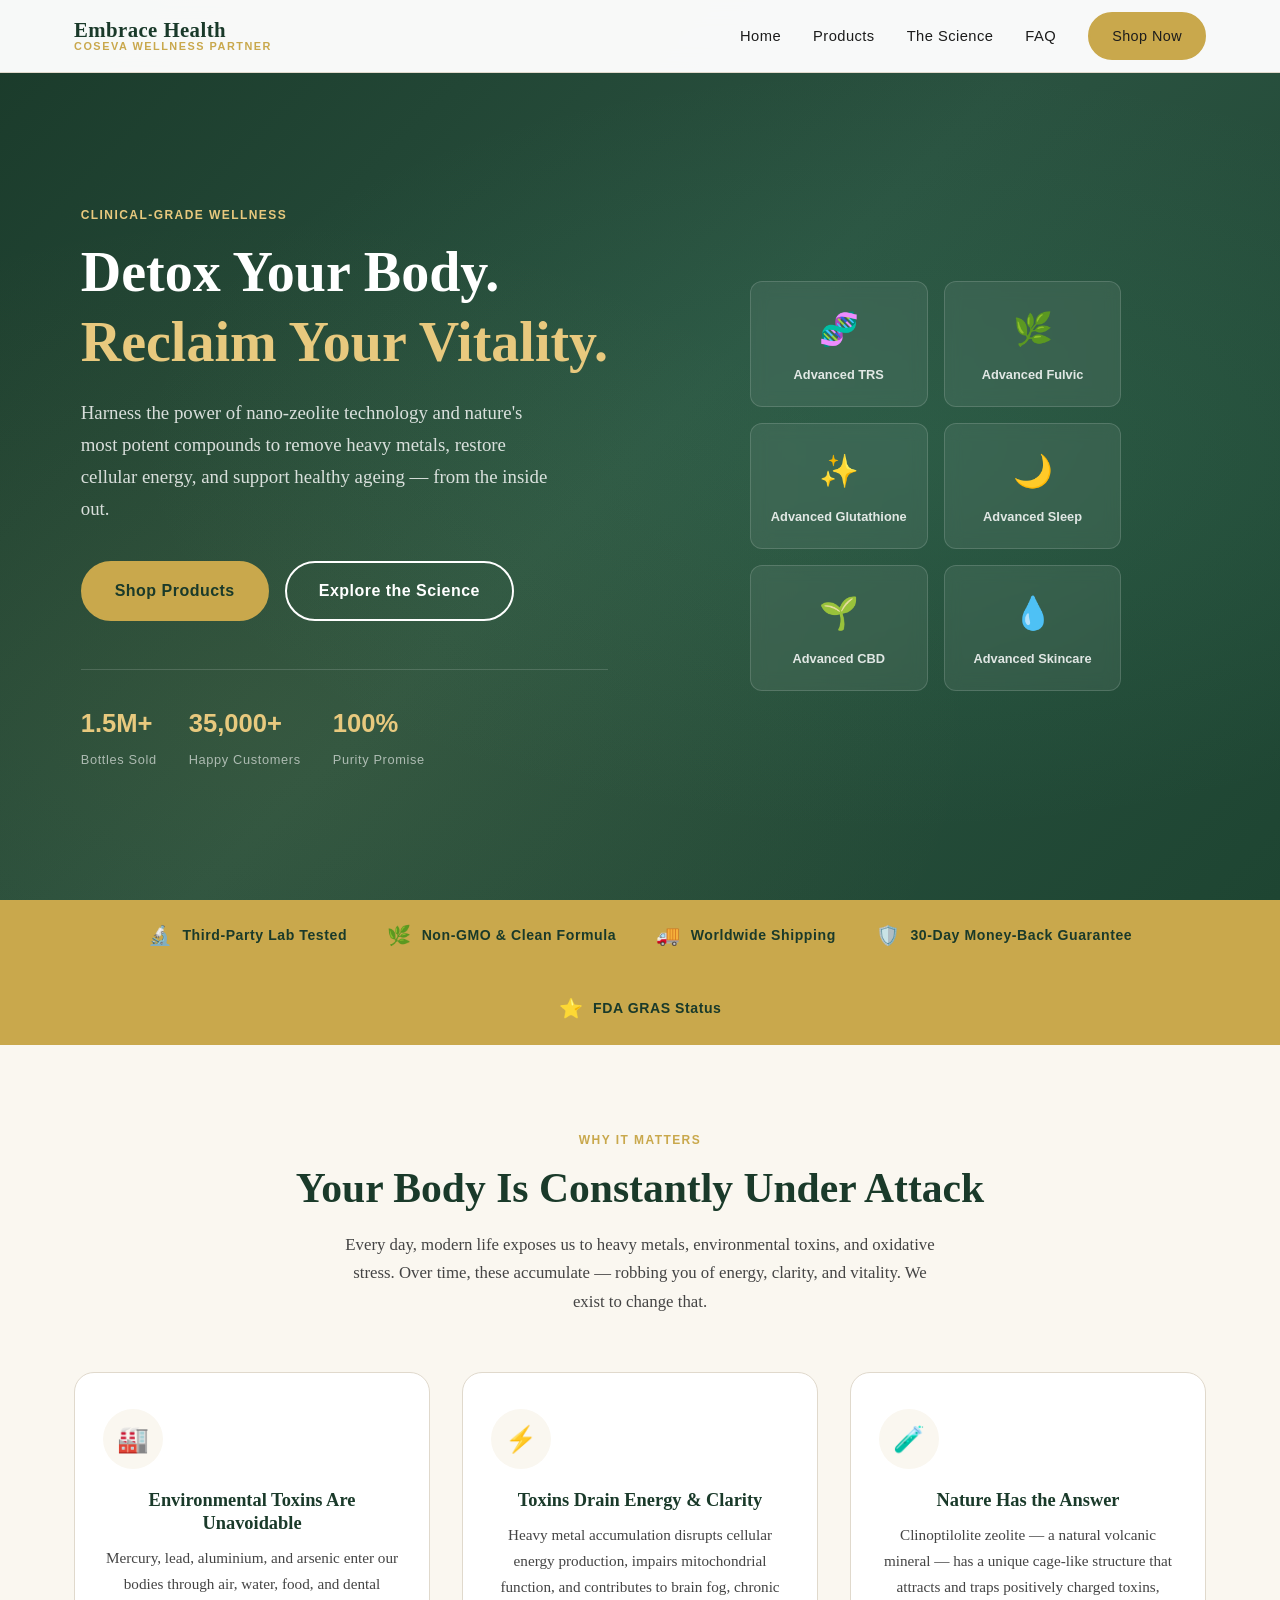
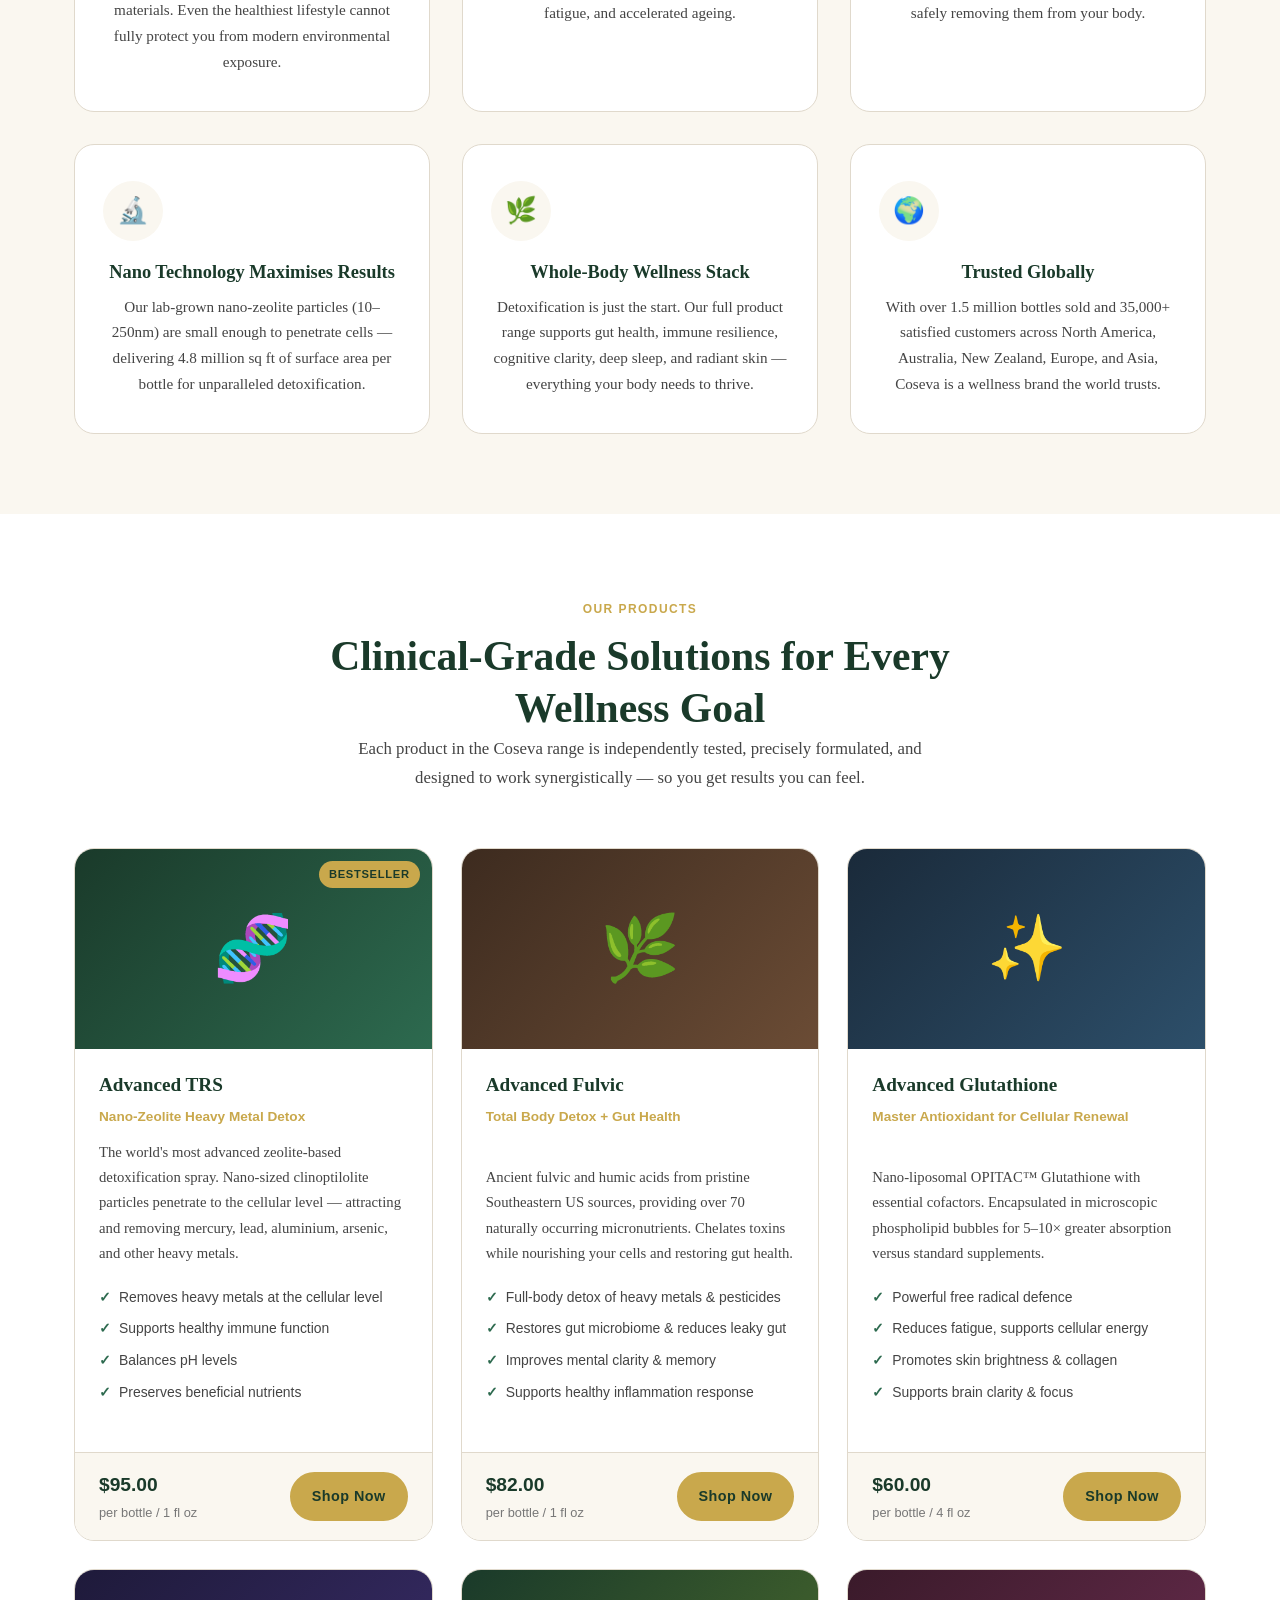
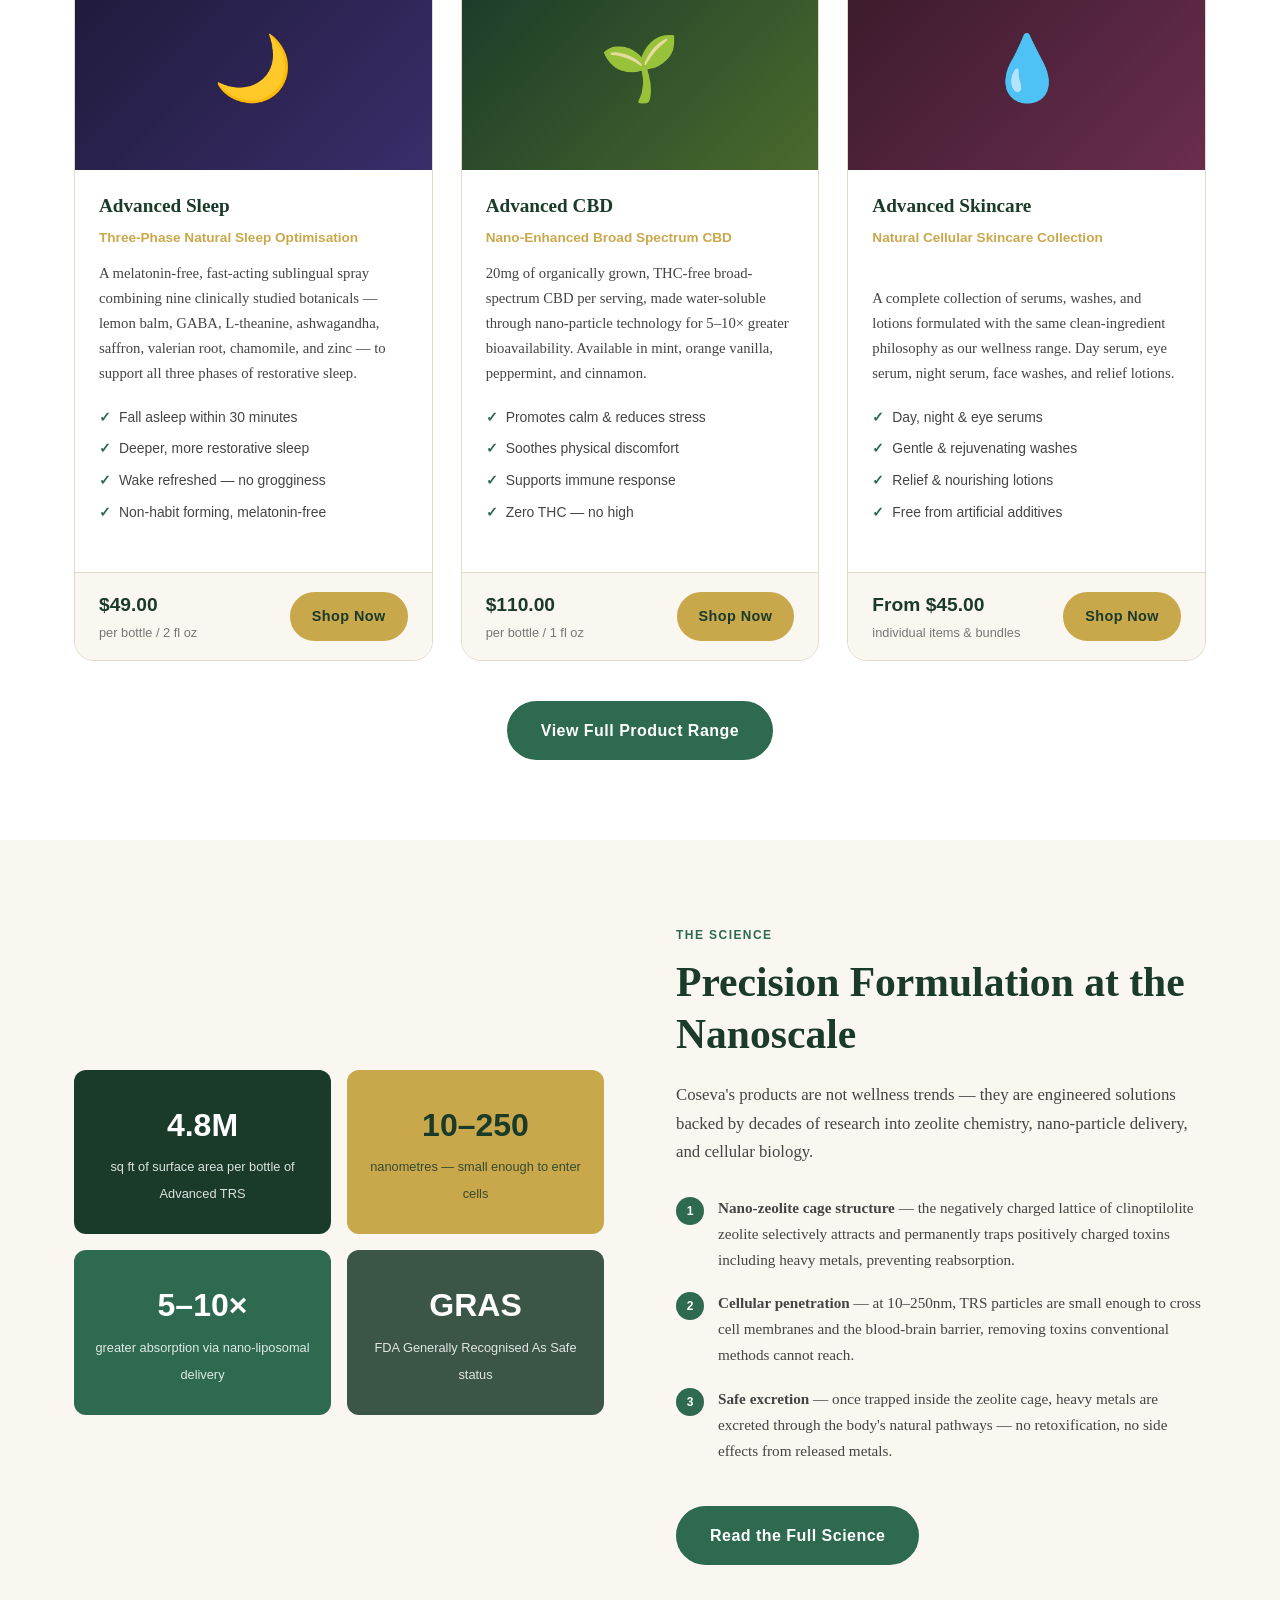
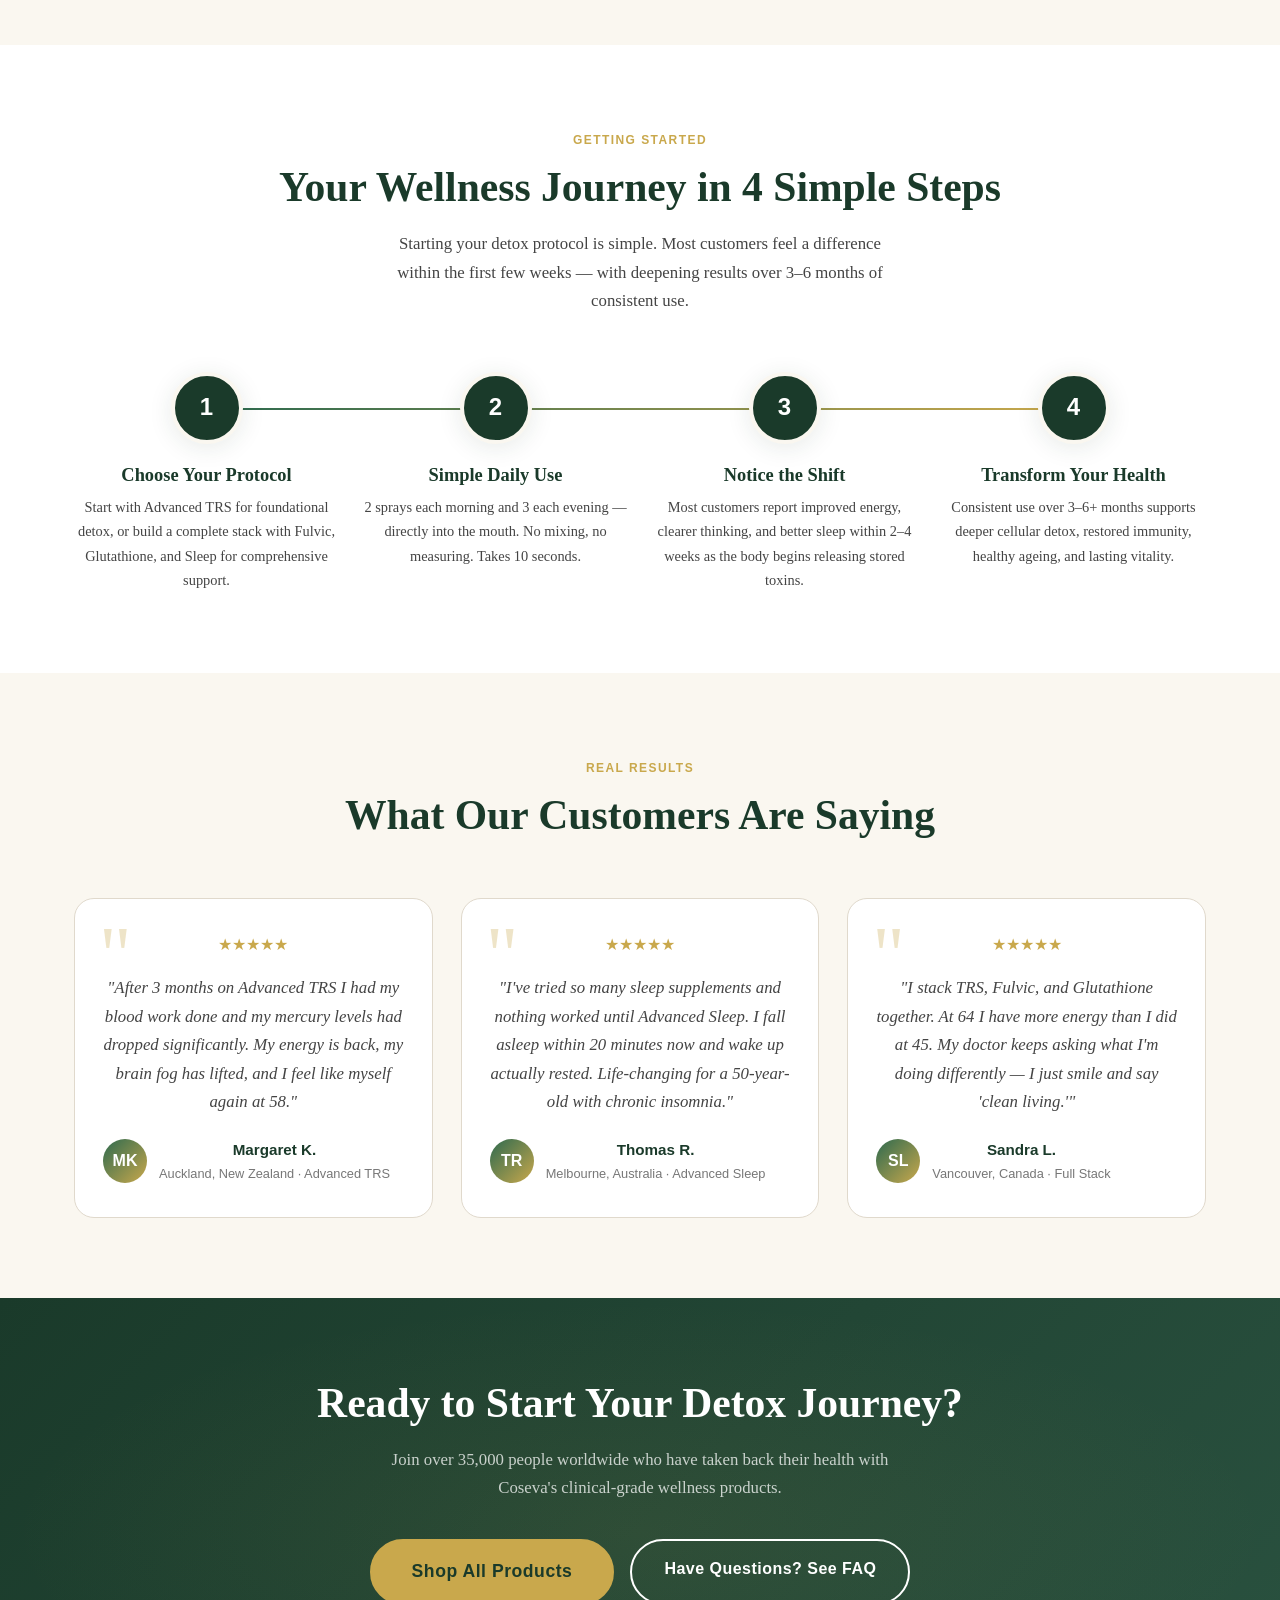
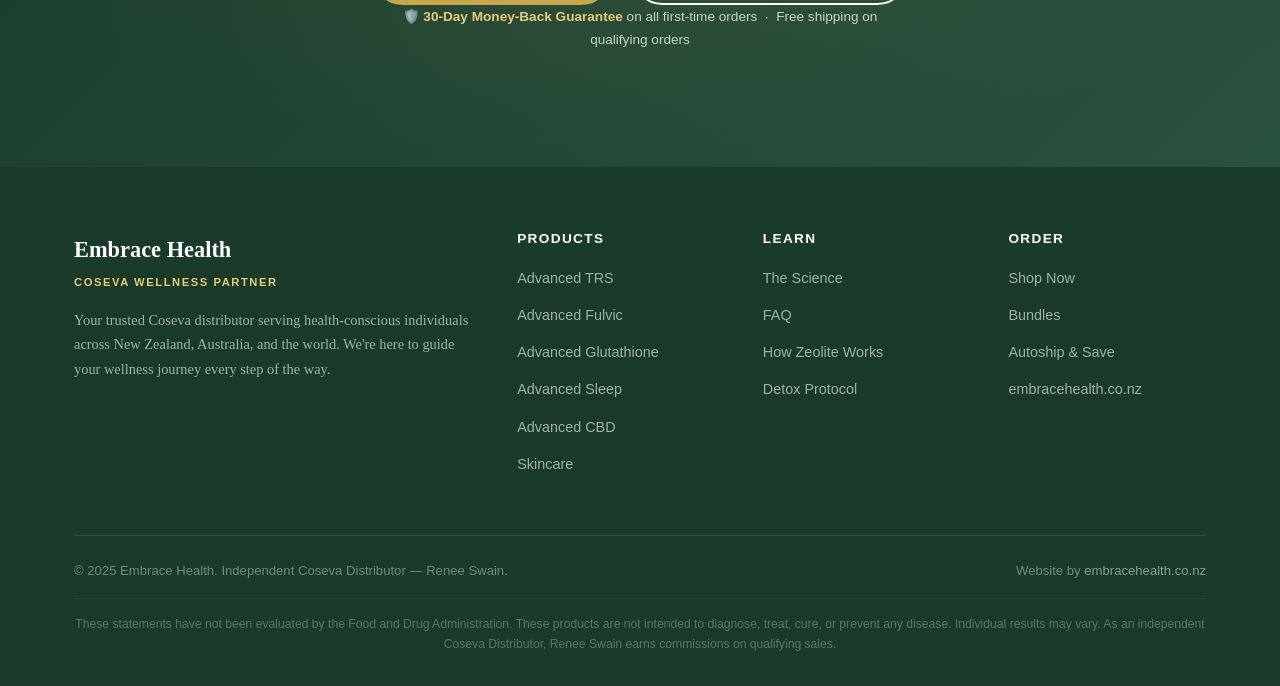
<file: index.html>
<!DOCTYPE html>
<html lang="en">
<head>
  <meta charset="UTF-8">
  <meta name="viewport" content="width=device-width, initial-scale=1.0">
  <title>Embrace Health | Natural Detox & Wellness Solutions</title>
  <meta name="description" content="Discover clinical-grade detoxification and cellular wellness products. Zeolite-based heavy metal removal, cellular energy, immune support and more — delivered to you worldwide.">
  <meta name="keywords" content="advanced TRS, zeolite detox, heavy metal detox, cellular health, natural wellness, coseva distributor">
  <meta name="robots" content="noindex, nofollow">
  <link rel="stylesheet" href="css/style.css">
  <link rel="icon" type="image/svg+xml" href="images/favicon.svg">
  <meta property="og:type" content="website">
  <meta property="og:title" content="Embrace Health | Natural Detox &amp; Wellness Solutions">
  <meta property="og:description" content="Discover clinical-grade detoxification and cellular wellness products. Zeolite-based heavy metal removal, cellular energy, immune support and more — delivered to you worldwide.">
  <meta name="twitter:card" content="summary_large_image">
</head>
<body>

<!-- NAVIGATION -->
<nav id="main-nav">
  <div class="container">
    <div class="nav-inner">
      <a href="index.html" class="nav-logo">
        <span class="brand-name">Embrace Health</span>
        <span class="brand-sub">Coseva Wellness Partner</span>
      </a>
      <ul class="nav-links">
        <li><a href="index.html">Home</a></li>
        <li><a href="products.html">Products</a></li>
        <li><a href="science.html">The Science</a></li>
        <li><a href="faq.html">FAQ</a></li>
        <li class="nav-cta"><a href="#" data-shop class="btn btn-primary">Shop Now</a></li>
      </ul>
      <button class="nav-hamburger" id="nav-hamburger" aria-label="Menu">
        <span></span><span></span><span></span>
      </button>
    </div>
  </div>
  <div class="nav-mobile" id="nav-mobile">
    <a href="index.html">Home</a>
    <a href="products.html">Products</a>
    <a href="science.html">The Science</a>
    <a href="faq.html">FAQ</a>
    <a href="#" data-shop class="btn btn-primary">Shop Now</a>
  </div>
</nav>

<!-- HERO -->
<section class="hero">
  <div class="container">
    <div class="hero-inner">
      <div class="hero-content">
        <span class="tag">Clinical-Grade Wellness</span>
        <h1>Detox Your Body.<br><span>Reclaim Your Vitality.</span></h1>
        <p>Harness the power of nano-zeolite technology and nature's most potent compounds to remove heavy metals, restore cellular energy, and support healthy ageing — from the inside out.</p>
        <div class="hero-actions">
          <a href="#" data-shop class="btn btn-primary">Shop Products</a>
          <a href="science.html" class="btn btn-outline">Explore the Science</a>
        </div>
        <div class="hero-trust">
          <div class="trust-stat">
            <span class="num">1.5M+</span>
            <span class="label">Bottles Sold</span>
          </div>
          <div class="trust-stat">
            <span class="num">35,000+</span>
            <span class="label">Happy Customers</span>
          </div>
          <div class="trust-stat">
            <span class="num">100%</span>
            <span class="label">Purity Promise</span>
          </div>
        </div>
      </div>
      <div class="hero-visual">
        <div class="hero-product-grid">
          <div class="hero-product-card">
            <div class="icon">🧬</div>
            <p>Advanced TRS</p>
          </div>
          <div class="hero-product-card">
            <div class="icon">🌿</div>
            <p>Advanced Fulvic</p>
          </div>
          <div class="hero-product-card">
            <div class="icon">✨</div>
            <p>Advanced Glutathione</p>
          </div>
          <div class="hero-product-card">
            <div class="icon">🌙</div>
            <p>Advanced Sleep</p>
          </div>
          <div class="hero-product-card">
            <div class="icon">🌱</div>
            <p>Advanced CBD</p>
          </div>
          <div class="hero-product-card">
            <div class="icon">💧</div>
            <p>Advanced Skincare</p>
          </div>
        </div>
      </div>
    </div>
  </div>
</section>

<!-- TRUST STRIP -->
<div class="intro-strip">
  <div class="container">
    <div class="intro-strip-inner">
      <div class="intro-strip-item"><span class="icon">🔬</span> Third-Party Lab Tested</div>
      <div class="intro-strip-item"><span class="icon">🌿</span> Non-GMO &amp; Clean Formula</div>
      <div class="intro-strip-item"><span class="icon">🚚</span> Worldwide Shipping</div>
      <div class="intro-strip-item"><span class="icon">🛡️</span> 30-Day Money-Back Guarantee</div>
      <div class="intro-strip-item"><span class="icon">⭐</span> FDA GRAS Status</div>
    </div>
  </div>
</div>

<!-- WHY SECTION -->
<section class="section bg-cream">
  <div class="container text-center">
    <span class="tag">Why It Matters</span>
    <h2>Your Body Is Constantly Under Attack</h2>
    <p style="max-width:600px;margin:16px auto 0;">Every day, modern life exposes us to heavy metals, environmental toxins, and oxidative stress. Over time, these accumulate — robbing you of energy, clarity, and vitality. We exist to change that.</p>
    <div class="why-grid">
      <div class="why-card">
        <div class="why-icon">🏭</div>
        <h3>Environmental Toxins Are Unavoidable</h3>
        <p>Mercury, lead, aluminium, and arsenic enter our bodies through air, water, food, and dental materials. Even the healthiest lifestyle cannot fully protect you from modern environmental exposure.</p>
      </div>
      <div class="why-card">
        <div class="why-icon">⚡</div>
        <h3>Toxins Drain Energy & Clarity</h3>
        <p>Heavy metal accumulation disrupts cellular energy production, impairs mitochondrial function, and contributes to brain fog, chronic fatigue, and accelerated ageing.</p>
      </div>
      <div class="why-card">
        <div class="why-icon">🧪</div>
        <h3>Nature Has the Answer</h3>
        <p>Clinoptilolite zeolite — a natural volcanic mineral — has a unique cage-like structure that attracts and traps positively charged toxins, safely removing them from your body.</p>
      </div>
      <div class="why-card">
        <div class="why-icon">🔬</div>
        <h3>Nano Technology Maximises Results</h3>
        <p>Our lab-grown nano-zeolite particles (10–250nm) are small enough to penetrate cells — delivering 4.8 million sq ft of surface area per bottle for unparalleled detoxification.</p>
      </div>
      <div class="why-card">
        <div class="why-icon">🌿</div>
        <h3>Whole-Body Wellness Stack</h3>
        <p>Detoxification is just the start. Our full product range supports gut health, immune resilience, cognitive clarity, deep sleep, and radiant skin — everything your body needs to thrive.</p>
      </div>
      <div class="why-card">
        <div class="why-icon">🌍</div>
        <h3>Trusted Globally</h3>
        <p>With over 1.5 million bottles sold and 35,000+ satisfied customers across North America, Australia, New Zealand, Europe, and Asia, Coseva is a wellness brand the world trusts.</p>
      </div>
    </div>
  </div>
</section>

<!-- PRODUCTS SECTION -->
<section class="section" id="products">
  <div class="container">
    <div class="text-center products-intro">
      <span class="tag">Our Products</span>
      <h2>Clinical-Grade Solutions for Every Wellness Goal</h2>
      <p>Each product in the Coseva range is independently tested, precisely formulated, and designed to work synergistically — so you get results you can feel.</p>
    </div>
    <div class="products-grid">

      <!-- Advanced TRS -->
      <div class="product-card">
        <div class="product-card-image trs">
          🧬
          <span class="product-badge">Bestseller</span>
        </div>
        <div class="product-card-body">
          <h3>Advanced TRS</h3>
          <p class="product-tagline">Nano-Zeolite Heavy Metal Detox</p>
          <p>The world's most advanced zeolite-based detoxification spray. Nano-sized clinoptilolite particles penetrate to the cellular level — attracting and removing mercury, lead, aluminium, arsenic, and other heavy metals.</p>
          <ul class="product-benefits">
            <li>Removes heavy metals at the cellular level</li>
            <li>Supports healthy immune function</li>
            <li>Balances pH levels</li>
            <li>Preserves beneficial nutrients</li>
          </ul>
        </div>
        <div class="product-card-footer">
          <div class="product-price">
            $95.00 <span>per bottle / 1 fl oz</span>
          </div>
          <a href="#" data-shop class="btn btn-primary" style="padding:10px 20px;font-size:0.9rem;">Shop Now</a>
        </div>
      </div>

      <!-- Advanced Fulvic -->
      <div class="product-card">
        <div class="product-card-image fulvic">
          🌿
        </div>
        <div class="product-card-body">
          <h3>Advanced Fulvic</h3>
          <p class="product-tagline">Total Body Detox + Gut Health</p>
          <p>Ancient fulvic and humic acids from pristine Southeastern US sources, providing over 70 naturally occurring micronutrients. Chelates toxins while nourishing your cells and restoring gut health.</p>
          <ul class="product-benefits">
            <li>Full-body detox of heavy metals &amp; pesticides</li>
            <li>Restores gut microbiome &amp; reduces leaky gut</li>
            <li>Improves mental clarity &amp; memory</li>
            <li>Supports healthy inflammation response</li>
          </ul>
        </div>
        <div class="product-card-footer">
          <div class="product-price">
            $82.00 <span>per bottle / 1 fl oz</span>
          </div>
          <a href="#" data-shop class="btn btn-primary" style="padding:10px 20px;font-size:0.9rem;">Shop Now</a>
        </div>
      </div>

      <!-- Advanced Glutathione -->
      <div class="product-card">
        <div class="product-card-image gluta">
          ✨
        </div>
        <div class="product-card-body">
          <h3>Advanced Glutathione</h3>
          <p class="product-tagline">Master Antioxidant for Cellular Renewal</p>
          <p>Nano-liposomal OPITAC™ Glutathione with essential cofactors. Encapsulated in microscopic phospholipid bubbles for 5–10× greater absorption versus standard supplements.</p>
          <ul class="product-benefits">
            <li>Powerful free radical defence</li>
            <li>Reduces fatigue, supports cellular energy</li>
            <li>Promotes skin brightness &amp; collagen</li>
            <li>Supports brain clarity &amp; focus</li>
          </ul>
        </div>
        <div class="product-card-footer">
          <div class="product-price">
            $60.00 <span>per bottle / 4 fl oz</span>
          </div>
          <a href="#" data-shop class="btn btn-primary" style="padding:10px 20px;font-size:0.9rem;">Shop Now</a>
        </div>
      </div>

      <!-- Advanced Sleep -->
      <div class="product-card">
        <div class="product-card-image sleep">
          🌙
        </div>
        <div class="product-card-body">
          <h3>Advanced Sleep</h3>
          <p class="product-tagline">Three-Phase Natural Sleep Optimisation</p>
          <p>A melatonin-free, fast-acting sublingual spray combining nine clinically studied botanicals — lemon balm, GABA, L-theanine, ashwagandha, saffron, valerian root, chamomile, and zinc — to support all three phases of restorative sleep.</p>
          <ul class="product-benefits">
            <li>Fall asleep within 30 minutes</li>
            <li>Deeper, more restorative sleep</li>
            <li>Wake refreshed — no grogginess</li>
            <li>Non-habit forming, melatonin-free</li>
          </ul>
        </div>
        <div class="product-card-footer">
          <div class="product-price">
            $49.00 <span>per bottle / 2 fl oz</span>
          </div>
          <a href="#" data-shop class="btn btn-primary" style="padding:10px 20px;font-size:0.9rem;">Shop Now</a>
        </div>
      </div>

      <!-- Advanced CBD -->
      <div class="product-card">
        <div class="product-card-image cbd">
          🌱
        </div>
        <div class="product-card-body">
          <h3>Advanced CBD</h3>
          <p class="product-tagline">Nano-Enhanced Broad Spectrum CBD</p>
          <p>20mg of organically grown, THC-free broad-spectrum CBD per serving, made water-soluble through nano-particle technology for 5–10× greater bioavailability. Available in mint, orange vanilla, peppermint, and cinnamon.</p>
          <ul class="product-benefits">
            <li>Promotes calm &amp; reduces stress</li>
            <li>Soothes physical discomfort</li>
            <li>Supports immune response</li>
            <li>Zero THC — no high</li>
          </ul>
        </div>
        <div class="product-card-footer">
          <div class="product-price">
            $110.00 <span>per bottle / 1 fl oz</span>
          </div>
          <a href="#" data-shop class="btn btn-primary" style="padding:10px 20px;font-size:0.9rem;">Shop Now</a>
        </div>
      </div>

      <!-- Skincare -->
      <div class="product-card">
        <div class="product-card-image skin">
          💧
        </div>
        <div class="product-card-body">
          <h3>Advanced Skincare</h3>
          <p class="product-tagline">Natural Cellular Skincare Collection</p>
          <p>A complete collection of serums, washes, and lotions formulated with the same clean-ingredient philosophy as our wellness range. Day serum, eye serum, night serum, face washes, and relief lotions.</p>
          <ul class="product-benefits">
            <li>Day, night &amp; eye serums</li>
            <li>Gentle &amp; rejuvenating washes</li>
            <li>Relief &amp; nourishing lotions</li>
            <li>Free from artificial additives</li>
          </ul>
        </div>
        <div class="product-card-footer">
          <div class="product-price">
            From $45.00 <span>individual items &amp; bundles</span>
          </div>
          <a href="#" data-shop class="btn btn-primary" style="padding:10px 20px;font-size:0.9rem;">Shop Now</a>
        </div>
      </div>

    </div>
    <div class="text-center" style="margin-top:40px;">
      <a href="products.html" class="btn btn-green">View Full Product Range</a>
    </div>
  </div>
</section>

<!-- SCIENCE TEASER -->
<section class="section bg-cream">
  <div class="container">
    <div class="science-layout">
      <div class="science-visual">
        <div class="science-stat">
          <span class="big">4.8M</span>
          <span class="desc">sq ft of surface area per bottle of Advanced TRS</span>
        </div>
        <div class="science-stat">
          <span class="big">10–250</span>
          <span class="desc">nanometres — small enough to enter cells</span>
        </div>
        <div class="science-stat">
          <span class="big">5–10×</span>
          <span class="desc">greater absorption via nano-liposomal delivery</span>
        </div>
        <div class="science-stat">
          <span class="big">GRAS</span>
          <span class="desc">FDA Generally Recognised As Safe status</span>
        </div>
      </div>
      <div class="science-content">
        <span class="tag">The Science</span>
        <h2>Precision Formulation at the Nanoscale</h2>
        <p>Coseva's products are not wellness trends — they are engineered solutions backed by decades of research into zeolite chemistry, nano-particle delivery, and cellular biology.</p>
        <ul class="science-points">
          <li>
            <span class="dot">1</span>
            <p><strong>Nano-zeolite cage structure</strong> — the negatively charged lattice of clinoptilolite zeolite selectively attracts and permanently traps positively charged toxins including heavy metals, preventing reabsorption.</p>
          </li>
          <li>
            <span class="dot">2</span>
            <p><strong>Cellular penetration</strong> — at 10–250nm, TRS particles are small enough to cross cell membranes and the blood-brain barrier, removing toxins conventional methods cannot reach.</p>
          </li>
          <li>
            <span class="dot">3</span>
            <p><strong>Safe excretion</strong> — once trapped inside the zeolite cage, heavy metals are excreted through the body's natural pathways — no retoxification, no side effects from released metals.</p>
          </li>
        </ul>
        <a href="science.html" class="btn btn-green" style="margin-top:24px;">Read the Full Science</a>
      </div>
    </div>
  </div>
</section>

<!-- HOW IT WORKS -->
<section class="section">
  <div class="container text-center">
    <span class="tag">Getting Started</span>
    <h2>Your Wellness Journey in 4 Simple Steps</h2>
    <p style="max-width:520px;margin:16px auto 0;">Starting your detox protocol is simple. Most customers feel a difference within the first few weeks — with deepening results over 3–6 months of consistent use.</p>
    <div class="how-steps">
      <div class="how-step">
        <div class="step-num">1</div>
        <h4>Choose Your Protocol</h4>
        <p>Start with Advanced TRS for foundational detox, or build a complete stack with Fulvic, Glutathione, and Sleep for comprehensive support.</p>
      </div>
      <div class="how-step">
        <div class="step-num">2</div>
        <h4>Simple Daily Use</h4>
        <p>2 sprays each morning and 3 each evening — directly into the mouth. No mixing, no measuring. Takes 10 seconds.</p>
      </div>
      <div class="how-step">
        <div class="step-num">3</div>
        <h4>Notice the Shift</h4>
        <p>Most customers report improved energy, clearer thinking, and better sleep within 2–4 weeks as the body begins releasing stored toxins.</p>
      </div>
      <div class="how-step">
        <div class="step-num">4</div>
        <h4>Transform Your Health</h4>
        <p>Consistent use over 3–6+ months supports deeper cellular detox, restored immunity, healthy ageing, and lasting vitality.</p>
      </div>
    </div>
  </div>
</section>

<!-- TESTIMONIALS -->
<section class="section bg-cream">
  <div class="container text-center">
    <span class="tag">Real Results</span>
    <h2>What Our Customers Are Saying</h2>
    <div class="testimonials-grid">
      <div class="testimonial-card">
        <div class="stars">★★★★★</div>
        <p class="testimonial-text">"After 3 months on Advanced TRS I had my blood work done and my mercury levels had dropped significantly. My energy is back, my brain fog has lifted, and I feel like myself again at 58."</p>
        <div class="testimonial-author">
          <div class="author-avatar">MK</div>
          <div>
            <div class="author-name">Margaret K.</div>
            <div class="author-detail">Auckland, New Zealand · Advanced TRS</div>
          </div>
        </div>
      </div>
      <div class="testimonial-card">
        <div class="stars">★★★★★</div>
        <p class="testimonial-text">"I've tried so many sleep supplements and nothing worked until Advanced Sleep. I fall asleep within 20 minutes now and wake up actually rested. Life-changing for a 50-year-old with chronic insomnia."</p>
        <div class="testimonial-author">
          <div class="author-avatar">TR</div>
          <div>
            <div class="author-name">Thomas R.</div>
            <div class="author-detail">Melbourne, Australia · Advanced Sleep</div>
          </div>
        </div>
      </div>
      <div class="testimonial-card">
        <div class="stars">★★★★★</div>
        <p class="testimonial-text">"I stack TRS, Fulvic, and Glutathione together. At 64 I have more energy than I did at 45. My doctor keeps asking what I'm doing differently — I just smile and say 'clean living.'"</p>
        <div class="testimonial-author">
          <div class="author-avatar">SL</div>
          <div>
            <div class="author-name">Sandra L.</div>
            <div class="author-detail">Vancouver, Canada · Full Stack</div>
          </div>
        </div>
      </div>
    </div>
  </div>
</section>

<!-- CTA BANNER -->
<section class="cta-banner">
  <div class="container">
    <h2>Ready to Start Your Detox Journey?</h2>
    <p>Join over 35,000 people worldwide who have taken back their health with Coseva's clinical-grade wellness products.</p>
    <div class="cta-actions">
      <a href="#" data-shop class="btn btn-primary" style="font-size:1.1rem;padding:16px 40px;">Shop All Products</a>
      <a href="faq.html" class="btn btn-outline">Have Questions? See FAQ</a>
    </div>
    <p class="guarantee-badge">🛡️ <strong>30-Day Money-Back Guarantee</strong> on all first-time orders &nbsp;·&nbsp; Free shipping on qualifying orders</p>
  </div>
</section>

<!-- FOOTER -->
<footer>
  <div class="container">
    <div class="footer-grid">
      <div class="footer-brand">
        <span class="brand-name">Embrace Health</span>
        <span class="brand-sub">Coseva Wellness Partner</span>
        <p>Your trusted Coseva distributor serving health-conscious individuals across New Zealand, Australia, and the world. We're here to guide your wellness journey every step of the way.</p>
      </div>
      <div class="footer-col">
        <h5>Products</h5>
        <ul>
          <li><a href="products.html#trs">Advanced TRS</a></li>
          <li><a href="products.html#fulvic">Advanced Fulvic</a></li>
          <li><a href="products.html#glutathione">Advanced Glutathione</a></li>
          <li><a href="products.html#sleep">Advanced Sleep</a></li>
          <li><a href="products.html#cbd">Advanced CBD</a></li>
          <li><a href="products.html#skincare">Skincare</a></li>
        </ul>
      </div>
      <div class="footer-col">
        <h5>Learn</h5>
        <ul>
          <li><a href="science.html">The Science</a></li>
          <li><a href="faq.html">FAQ</a></li>
          <li><a href="science.html#zeolite">How Zeolite Works</a></li>
          <li><a href="science.html#detox">Detox Protocol</a></li>
        </ul>
      </div>
      <div class="footer-col">
        <h5>Order</h5>
        <ul>
          <li><a href="#" data-shop>Shop Now</a></li>
          <li><a href="#" data-shop>Bundles</a></li>
          <li><a href="#" data-shop>Autoship &amp; Save</a></li>
          <li><a href="https://embracehealth.co.nz">embracehealth.co.nz</a></li>
        </ul>
      </div>
    </div>
    <div class="footer-bottom">
      <p>© 2025 Embrace Health. Independent Coseva Distributor — Renee Swain.</p>
      <p>Website by <a href="https://embracehealth.co.nz" style="color:rgba(255,255,255,0.5);">embracehealth.co.nz</a></p>
    </div>
    <div class="footer-disclaimer">
      These statements have not been evaluated by the Food and Drug Administration. These products are not intended to diagnose, treat, cure, or prevent any disease. Individual results may vary. As an independent Coseva Distributor, Renee Swain earns commissions on qualifying sales.
    </div>
  </div>
</footer>

<script src="js/main.js"></script>
</body>
</html>
</file>
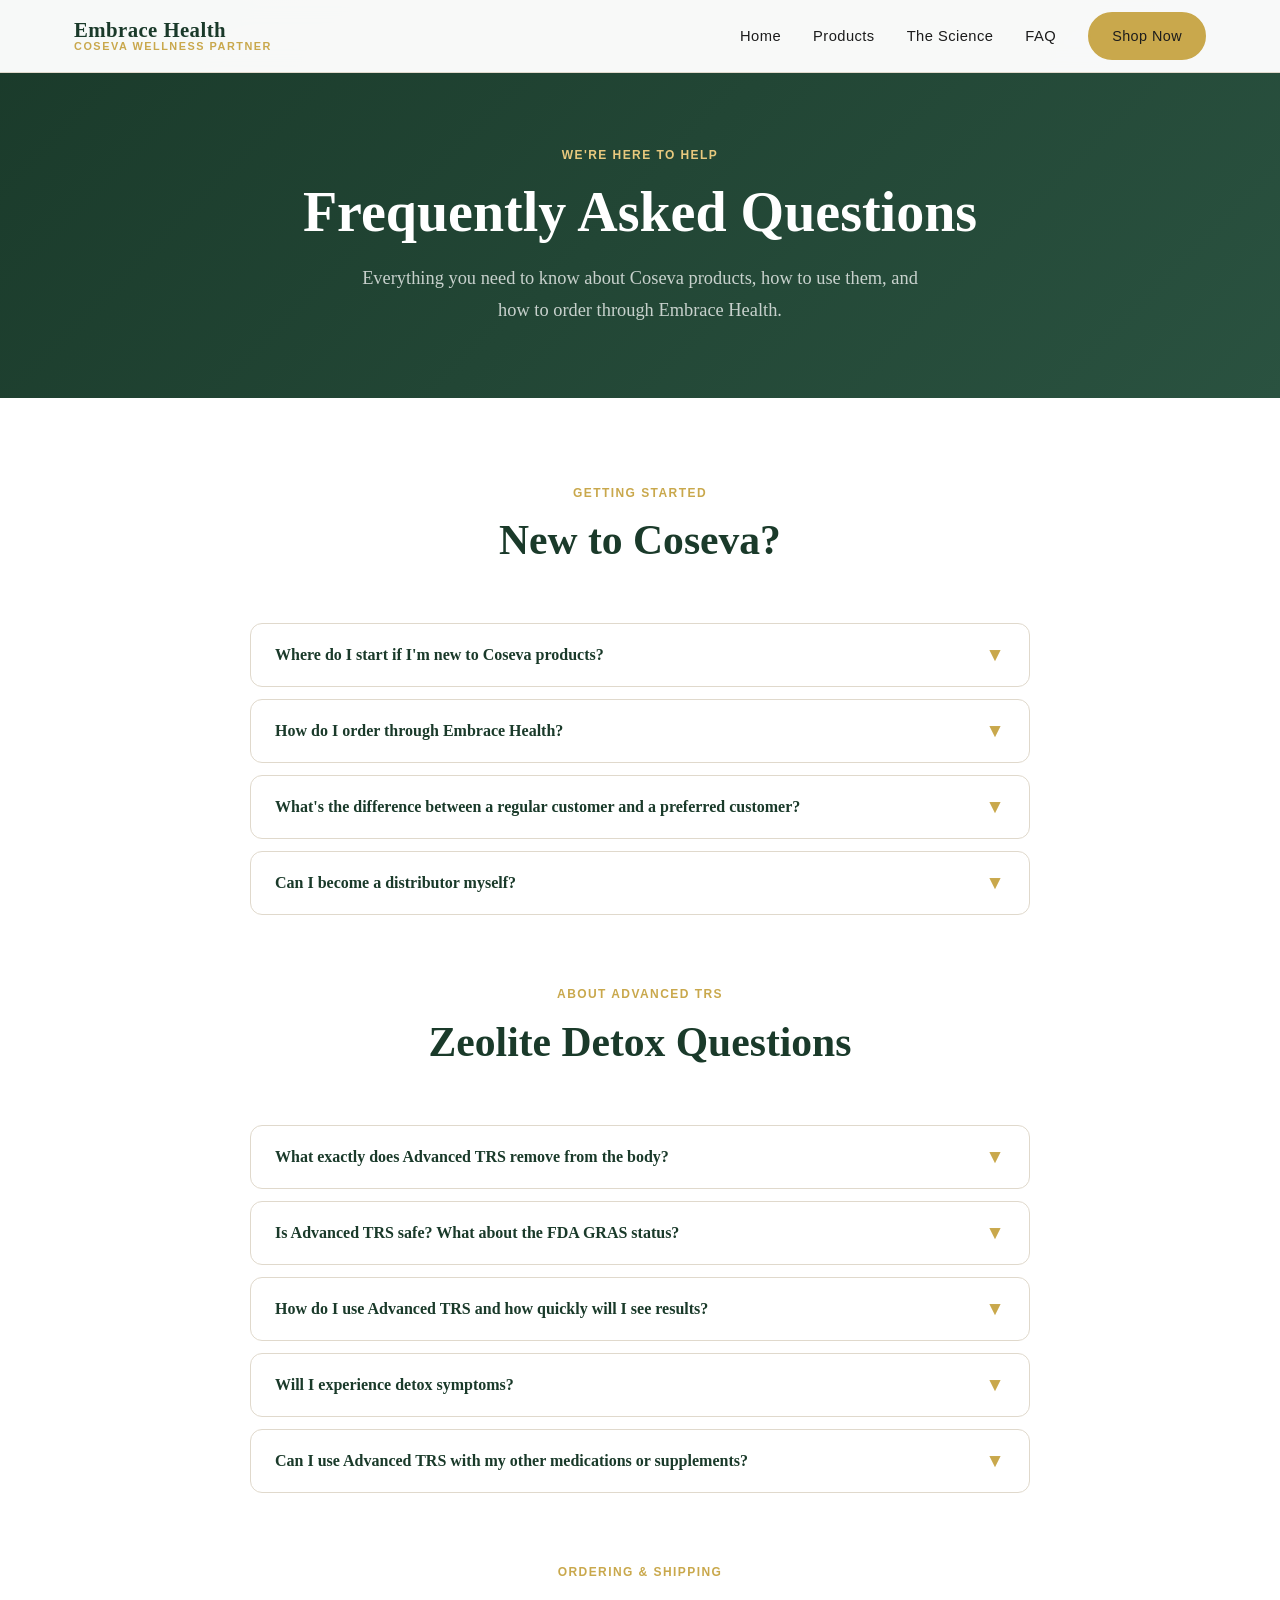
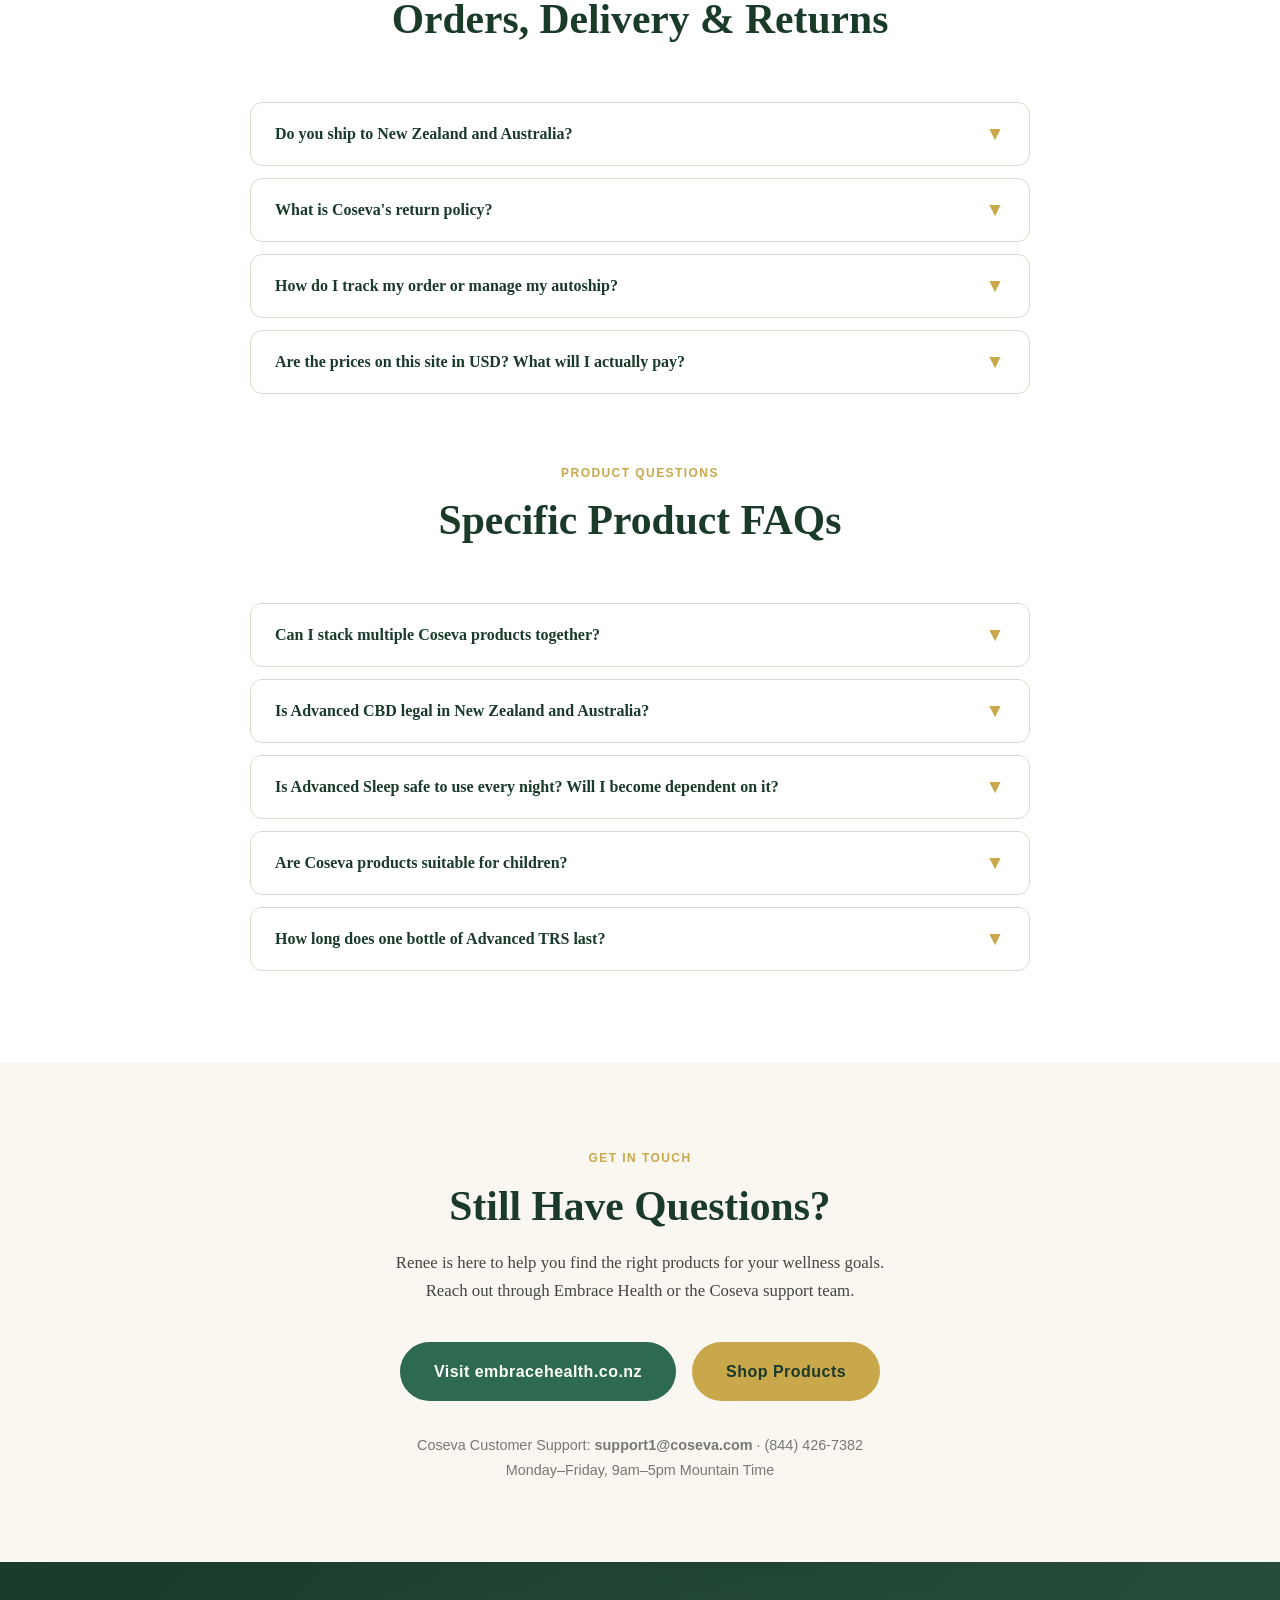
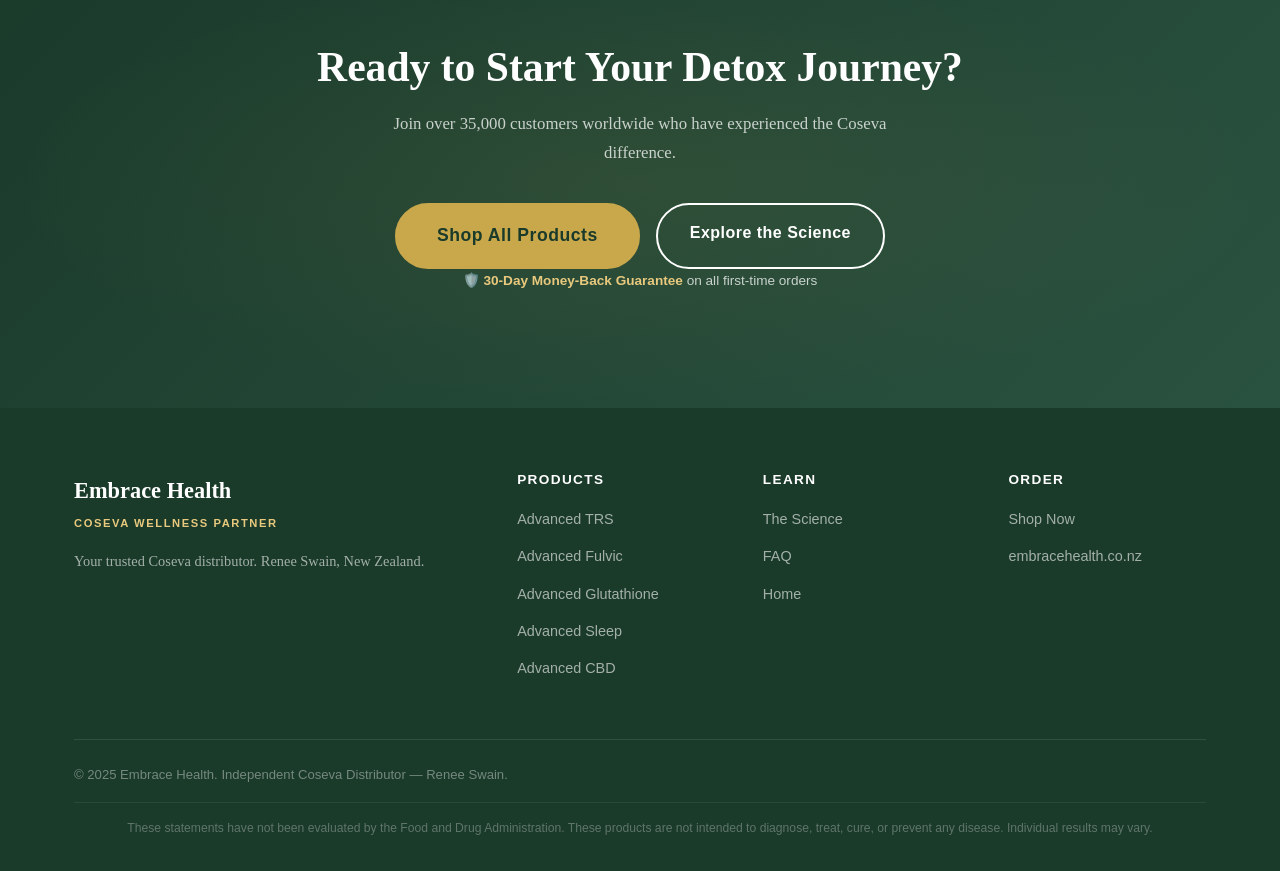
<file: faq.html>
<!DOCTYPE html>
<html lang="en">
<head>
  <meta name="robots" content="noindex, nofollow">
  <meta charset="UTF-8">
  <meta name="viewport" content="width=device-width, initial-scale=1.0">
  <title>FAQ | Embrace Health — Coseva Wellness Partner</title>
  <meta name="description" content="Frequently asked questions about Coseva products, Advanced TRS zeolite detox, ordering, shipping to New Zealand and Australia, and how to get started.">
  <link rel="stylesheet" href="css/style.css">
  <link rel="icon" type="image/svg+xml" href="images/favicon.svg">
  <meta property="og:type" content="website">
  <meta property="og:title" content="FAQ | Embrace Health — Coseva Wellness Partner">
  <meta property="og:description" content="Frequently asked questions about Coseva products, Advanced TRS zeolite detox, ordering, shipping to New Zealand and Australia, and how to get started.">
  <meta name="twitter:card" content="summary_large_image">
</head>
<body>

<nav id="main-nav">
  <div class="container">
    <div class="nav-inner">
      <a href="index.html" class="nav-logo">
        <span class="brand-name">Embrace Health</span>
        <span class="brand-sub">Coseva Wellness Partner</span>
      </a>
      <ul class="nav-links">
        <li><a href="index.html">Home</a></li>
        <li><a href="products.html">Products</a></li>
        <li><a href="science.html">The Science</a></li>
        <li><a href="faq.html">FAQ</a></li>
        <li class="nav-cta"><a href="#" data-shop class="btn btn-primary">Shop Now</a></li>
      </ul>
      <button class="nav-hamburger" id="nav-hamburger" aria-label="Menu">
        <span></span><span></span><span></span>
      </button>
    </div>
  </div>
  <div class="nav-mobile" id="nav-mobile">
    <a href="index.html">Home</a>
    <a href="products.html">Products</a>
    <a href="science.html">The Science</a>
    <a href="faq.html">FAQ</a>
    <a href="#" data-shop class="btn btn-primary">Shop Now</a>
  </div>
</nav>

<div class="page-hero">
  <div class="container">
    <span class="tag" style="color:var(--gold-light);">We're Here to Help</span>
    <h1>Frequently Asked Questions</h1>
    <p>Everything you need to know about Coseva products, how to use them, and how to order through Embrace Health.</p>
  </div>
</div>

<section class="section">
  <div class="container">

    <!-- Getting Started -->
    <div class="text-center" style="margin-bottom:32px;">
      <span class="tag">Getting Started</span>
      <h2>New to Coseva?</h2>
    </div>
    <div class="faq-list">

      <div class="faq-item">
        <button class="faq-question">
          Where do I start if I'm new to Coseva products?
          <span class="chevron">▼</span>
        </button>
        <div class="faq-answer">
          <div class="faq-answer-inner">
            Most people begin with <strong>Advanced TRS</strong> — it forms the foundation of any Coseva wellness protocol. Advanced TRS addresses the root cause that underlies many chronic health concerns: heavy metal and toxin accumulation. Once you've established your TRS routine (typically 3–4 weeks in), many customers add <strong>Advanced Fulvic</strong> for gut health and nutrient absorption, then build their stack from there. If sleep is your primary concern, <strong>Advanced Sleep</strong> can be started at any time alongside TRS.
          </div>
        </div>
      </div>

      <div class="faq-item">
        <button class="faq-question">
          How do I order through Embrace Health?
          <span class="chevron">▼</span>
        </button>
        <div class="faq-answer">
          <div class="faq-answer-inner">
            All orders are placed through Renee's official Coseva distributor store. Simply click any <strong>Shop Now</strong> button on this site — it will take you directly to the secure Coseva order page linked to Embrace Health. Your order, account, and any autoship preferences are all managed through that platform. Coseva ships worldwide including to New Zealand, Australia, and the Pacific.
          </div>
        </div>
      </div>

      <div class="faq-item">
        <button class="faq-question">
          What's the difference between a regular customer and a preferred customer?
          <span class="chevron">▼</span>
        </button>
        <div class="faq-answer">
          <div class="faq-answer-inner">
            A <strong>preferred customer</strong> has a monthly autoship set up, which unlocks wholesale pricing on all Coseva products — typically a meaningful saving compared to one-off orders. You choose which products ship each month and on what date. You can pause, adjust, or cancel at any time. For anyone committed to a long-term wellness protocol (which is how Coseva products are designed to be used), preferred customer status is the smart choice.
          </div>
        </div>
      </div>

      <div class="faq-item">
        <button class="faq-question">
          Can I become a distributor myself?
          <span class="chevron">▼</span>
        </button>
        <div class="faq-answer">
          <div class="faq-answer-inner">
            Yes — becoming a Coseva distributor is free and requires no upfront inventory. All you need is to have placed an order. If you love the products and want to share them with others and earn commissions, reach out to Renee at <a href="https://embracehealth.co.nz">embracehealth.co.nz</a> — she'd love to help you get started and support you in building your wellness business.
          </div>
        </div>
      </div>

    </div>

    <!-- About Advanced TRS -->
    <div class="text-center" style="margin:64px 0 32px;">
      <span class="tag">About Advanced TRS</span>
      <h2>Zeolite Detox Questions</h2>
    </div>
    <div class="faq-list">

      <div class="faq-item">
        <button class="faq-question">
          What exactly does Advanced TRS remove from the body?
          <span class="chevron">▼</span>
        </button>
        <div class="faq-answer">
          <div class="faq-answer-inner">
            Advanced TRS targets positively charged heavy metals and toxins — primarily <strong>mercury, lead, aluminium, arsenic, and cadmium</strong>, but also tin, barium, and various radioactive isotopes. The zeolite's selective negative charge is attracted to these heavy metal ions specifically. It does not strip beneficial macro-minerals like calcium, magnesium, or potassium from the body, as these are not absorbed or displaced by the zeolite cage structure under normal use.
          </div>
        </div>
      </div>

      <div class="faq-item">
        <button class="faq-question">
          Is Advanced TRS safe? What about the FDA GRAS status?
          <span class="chevron">▼</span>
        </button>
        <div class="faq-answer">
          <div class="faq-answer-inner">
            Clinoptilolite zeolite has been granted <strong>GRAS (Generally Recognised As Safe) status</strong> by the FDA — meaning it has been reviewed and deemed safe for human consumption based on available scientific evidence and its history of use. Advanced TRS uses lab-grown clinoptilolite, which eliminates the contamination risk associated with mined zeolite. The product is third-party lab tested for purity before each batch is released. It is non-toxic, non-accumulative, and excreted completely from the body.
          </div>
        </div>
      </div>

      <div class="faq-item">
        <button class="faq-question">
          How do I use Advanced TRS and how quickly will I see results?
          <span class="chevron">▼</span>
        </button>
        <div class="faq-answer">
          <div class="faq-answer-inner">
            The standard protocol is <strong>2 sprays in the morning and 3 sprays in the evening</strong>, directly into the mouth. Many customers report noticeable improvements in energy, mental clarity, and sleep within the first 2–4 weeks. However, heavy metal detoxification at the deep cellular level is a gradual process — most significant results are reported over 3–6 months of consistent daily use. The body has typically accumulated toxins over years or decades, and safe, thorough removal takes time.
          </div>
        </div>
      </div>

      <div class="faq-item">
        <button class="faq-question">
          Will I experience detox symptoms?
          <span class="chevron">▼</span>
        </button>
        <div class="faq-answer">
          <div class="faq-answer-inner">
            Some people — particularly those with higher toxin loads — experience a mild adjustment period in the first 1–2 weeks. This can include fatigue, mild headaches, or changes in bowel habits, as the body begins mobilising stored toxins. This is generally a positive sign. To minimise this, it is recommended to <strong>drink plenty of filtered water</strong> (at least 2 litres per day) while using TRS to support the excretion pathways. If symptoms are significant, temporarily reducing to 1–2 sprays per day is advised before gradually increasing.
          </div>
        </div>
      </div>

      <div class="faq-item">
        <button class="faq-question">
          Can I use Advanced TRS with my other medications or supplements?
          <span class="chevron">▼</span>
        </button>
        <div class="faq-answer">
          <div class="faq-answer-inner">
            Advanced TRS is generally well-tolerated alongside most supplements. However, as a precaution, it is recommended to <strong>space TRS sprays at least 30 minutes away from oral medications or other supplements</strong>, as the zeolite could theoretically bind to some compounds before they are absorbed. Always consult your healthcare practitioner if you have a specific medical condition or are on prescription medication before starting any new supplement protocol.
          </div>
        </div>
      </div>

    </div>

    <!-- Ordering & Shipping -->
    <div class="text-center" style="margin:64px 0 32px;">
      <span class="tag">Ordering &amp; Shipping</span>
      <h2>Orders, Delivery &amp; Returns</h2>
    </div>
    <div class="faq-list">

      <div class="faq-item">
        <button class="faq-question">
          Do you ship to New Zealand and Australia?
          <span class="chevron">▼</span>
        </button>
        <div class="faq-answer">
          <div class="faq-answer-inner">
            Yes — Coseva ships internationally, including to <strong>New Zealand, Australia, and the wider Pacific</strong>. International orders typically arrive within 1–3 weeks depending on customs clearance times. Coseva covers standard product taxes at the point of sale; however, your country may apply its own import duties or GST at the border — this varies by country and order value. NZ and Australian customers have been receiving Coseva products for years without significant customs issues.
          </div>
        </div>
      </div>

      <div class="faq-item">
        <button class="faq-question">
          What is Coseva's return policy?
          <span class="chevron">▼</span>
        </button>
        <div class="faq-answer">
          <div class="faq-answer-inner">
            <strong>First-time customers</strong> receive a 30-day money-back guarantee — if you are not satisfied after trying the product, you can return it for a full refund. <strong>Returning customers</strong> receive a 90% refund on returns made within 90 days of purchase. We genuinely believe in these products, which is why we stand behind them with this guarantee. Contact Coseva support at support1@coseva.com or (844) 426-7382 to initiate a return.
          </div>
        </div>
      </div>

      <div class="faq-item">
        <button class="faq-question">
          How do I track my order or manage my autoship?
          <span class="chevron">▼</span>
        </button>
        <div class="faq-answer">
          <div class="faq-answer-inner">
            All order management — including tracking, autoship adjustments, and account details — is handled through your Coseva customer account. Log in at the Coseva website using the email address you used at checkout. If you placed your order through this site, use that same email address to access your account. For any order issues, Coseva's customer support team is available Monday–Friday, 9am–5pm Mountain Time (US), at support1@coseva.com or (844) 426-7382.
          </div>
        </div>
      </div>

      <div class="faq-item">
        <button class="faq-question">
          Are the prices on this site in USD? What will I actually pay?
          <span class="chevron">▼</span>
        </button>
        <div class="faq-answer">
          <div class="faq-answer-inner">
            Yes — all prices listed are in <strong>USD (US Dollars)</strong>. Your bank or credit card will convert the amount to your local currency at the time of purchase using the current exchange rate. For NZ customers, this means the actual NZD cost will vary slightly with the exchange rate. The Coseva order page will display the total cost including any applicable international shipping fees before you confirm your purchase.
          </div>
        </div>
      </div>

    </div>

    <!-- Product Questions -->
    <div class="text-center" style="margin:64px 0 32px;">
      <span class="tag">Product Questions</span>
      <h2>Specific Product FAQs</h2>
    </div>
    <div class="faq-list">

      <div class="faq-item">
        <button class="faq-question">
          Can I stack multiple Coseva products together?
          <span class="chevron">▼</span>
        </button>
        <div class="faq-answer">
          <div class="faq-answer-inner">
            Absolutely — the product range is designed to work synergistically. The most popular stacks are:
            <br><br>
            <strong>Foundation Detox Stack:</strong> Advanced TRS + Advanced Fulvic — comprehensive detox from the nano-cellular level down through the gut.
            <br><strong>Complete Wellness Stack:</strong> Advanced TRS + Advanced Fulvic + Advanced Glutathione — detox, gut repair, and master antioxidant support.
            <br><strong>Sleep + Recovery:</strong> Advanced TRS + Advanced Sleep — nightly detox with deep sleep support.
            <br><br>
            Many experienced customers run all five core products simultaneously. As always, introduce one product at a time to understand how your body responds before adding another.
          </div>
        </div>
      </div>

      <div class="faq-item">
        <button class="faq-question">
          Is Advanced CBD legal in New Zealand and Australia?
          <span class="chevron">▼</span>
        </button>
        <div class="faq-answer">
          <div class="faq-answer-inner">
            CBD laws, prescription requirements and import rules vary by country and can change. Do not rely on this site as legal or medical advice. Check the current rules with the relevant government authority and consult a qualified healthcare professional before ordering or using a CBD product.
          </div>
        </div>
      </div>

      <div class="faq-item">
        <button class="faq-question">
          Is Advanced Sleep safe to use every night? Will I become dependent on it?
          <span class="chevron">▼</span>
        </button>
        <div class="faq-answer">
          <div class="faq-answer-inner">
            Advanced Sleep is formulated to be <strong>non-habit forming</strong>. It contains no melatonin — which can suppress the body's natural melatonin production with chronic use — and relies instead on botanical compounds that support the body's own sleep mechanisms. GABA, L-theanine, and the botanical extracts in the formula do not create physiological dependence. Many customers use it every evening as part of their sleep hygiene routine without tolerance building.
          </div>
        </div>
      </div>

      <div class="faq-item">
        <button class="faq-question">
          Are Coseva products suitable for children?
          <span class="chevron">▼</span>
        </button>
        <div class="faq-answer">
          <div class="faq-answer-inner">
            Do not give detoxification supplements to a child unless the child's qualified healthcare professional has reviewed the complete product, the child's medical history and the reason for use. This site does not claim that routine vaccination creates a need for detoxification. Suspected heavy-metal exposure requires medical assessment rather than self-treatment.
          </div>
        </div>
      </div>

      <div class="faq-item">
        <button class="faq-question">
          How long does one bottle of Advanced TRS last?
          <span class="chevron">▼</span>
        </button>
        <div class="faq-answer">
          <div class="faq-answer-inner">
            At the standard dosing of 5 sprays per day (2 morning + 3 evening), one bottle of Advanced TRS provides approximately <strong>26–30 days</strong> of use. This makes it a monthly product, which is why the autoship option is popular — it ensures you never run out mid-protocol, and the preferred customer pricing makes autoship the most economical way to purchase.
          </div>
        </div>
      </div>

    </div>

  </div>
</section>

<!-- STILL HAVE QUESTIONS -->
<section class="section bg-cream">
  <div class="container text-center">
    <span class="tag">Get in Touch</span>
    <h2>Still Have Questions?</h2>
    <p style="max-width:500px;margin:16px auto 36px;">Renee is here to help you find the right products for your wellness goals. Reach out through Embrace Health or the Coseva support team.</p>
    <div style="display:flex;gap:16px;justify-content:center;flex-wrap:wrap;">
      <a href="https://embracehealth.co.nz" class="btn btn-green">Visit embracehealth.co.nz</a>
      <a href="#" data-shop class="btn btn-primary">Shop Products</a>
    </div>
    <div style="margin-top:32px;font-family:sans-serif;font-size:0.9rem;color:var(--text-light);">
      Coseva Customer Support: <strong>support1@coseva.com</strong> · (844) 426-7382<br>
      Monday–Friday, 9am–5pm Mountain Time
    </div>
  </div>
</section>

<section class="cta-banner">
  <div class="container">
    <h2>Ready to Start Your Detox Journey?</h2>
    <p>Join over 35,000 customers worldwide who have experienced the Coseva difference.</p>
    <div class="cta-actions">
      <a href="#" data-shop class="btn btn-primary" style="font-size:1.1rem;padding:16px 40px;">Shop All Products</a>
      <a href="science.html" class="btn btn-outline">Explore the Science</a>
    </div>
    <p class="guarantee-badge">🛡️ <strong>30-Day Money-Back Guarantee</strong> on all first-time orders</p>
  </div>
</section>

<footer>
  <div class="container">
    <div class="footer-grid">
      <div class="footer-brand">
        <span class="brand-name">Embrace Health</span>
        <span class="brand-sub">Coseva Wellness Partner</span>
        <p>Your trusted Coseva distributor. Renee Swain, New Zealand.</p>
      </div>
      <div class="footer-col">
        <h5>Products</h5>
        <ul>
          <li><a href="products.html#trs">Advanced TRS</a></li>
          <li><a href="products.html#fulvic">Advanced Fulvic</a></li>
          <li><a href="products.html#glutathione">Advanced Glutathione</a></li>
          <li><a href="products.html#sleep">Advanced Sleep</a></li>
          <li><a href="products.html#cbd">Advanced CBD</a></li>
        </ul>
      </div>
      <div class="footer-col">
        <h5>Learn</h5>
        <ul>
          <li><a href="science.html">The Science</a></li>
          <li><a href="faq.html">FAQ</a></li>
          <li><a href="index.html">Home</a></li>
        </ul>
      </div>
      <div class="footer-col">
        <h5>Order</h5>
        <ul>
          <li><a href="#" data-shop>Shop Now</a></li>
          <li><a href="https://embracehealth.co.nz">embracehealth.co.nz</a></li>
        </ul>
      </div>
    </div>
    <div class="footer-bottom">
      <p>© 2025 Embrace Health. Independent Coseva Distributor — Renee Swain.</p>
    </div>
    <div class="footer-disclaimer">
      These statements have not been evaluated by the Food and Drug Administration. These products are not intended to diagnose, treat, cure, or prevent any disease. Individual results may vary.
    </div>
  </div>
</footer>

<script src="js/main.js"></script>
</body>
</html>
</file>
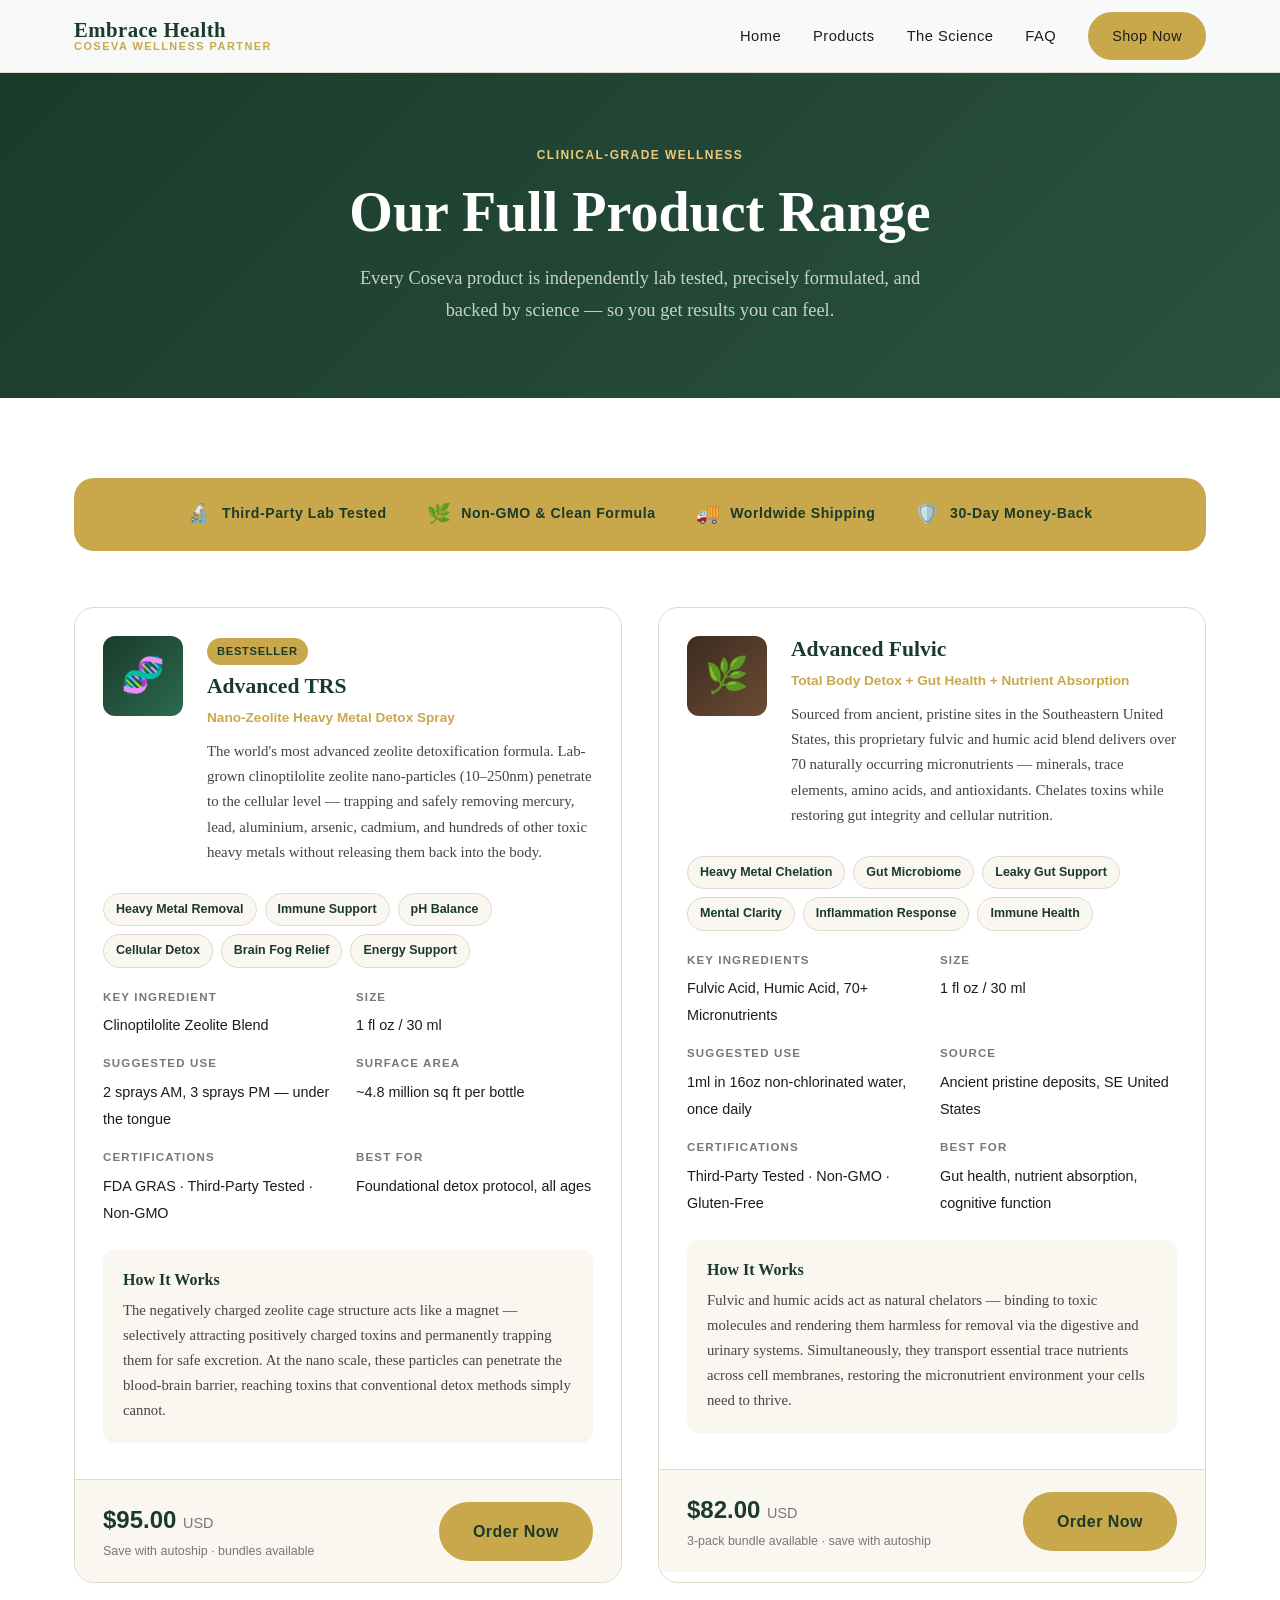
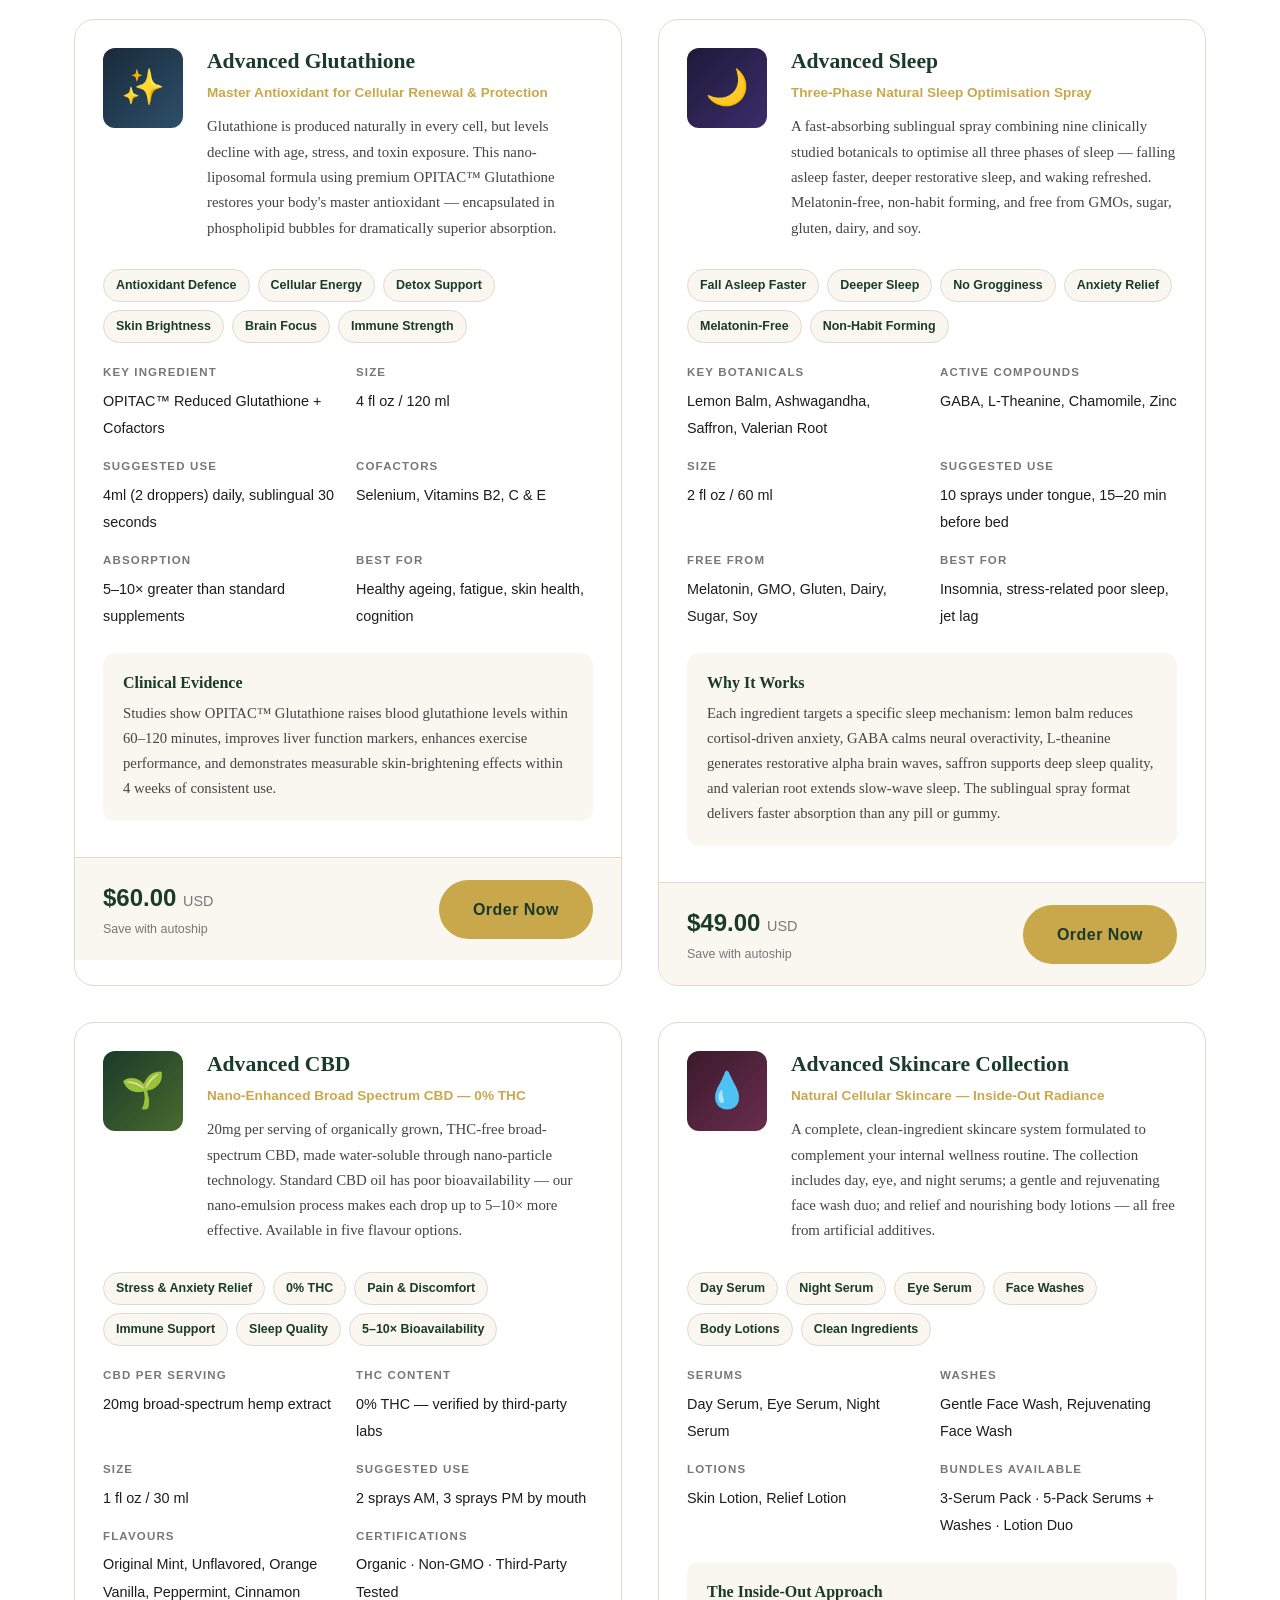
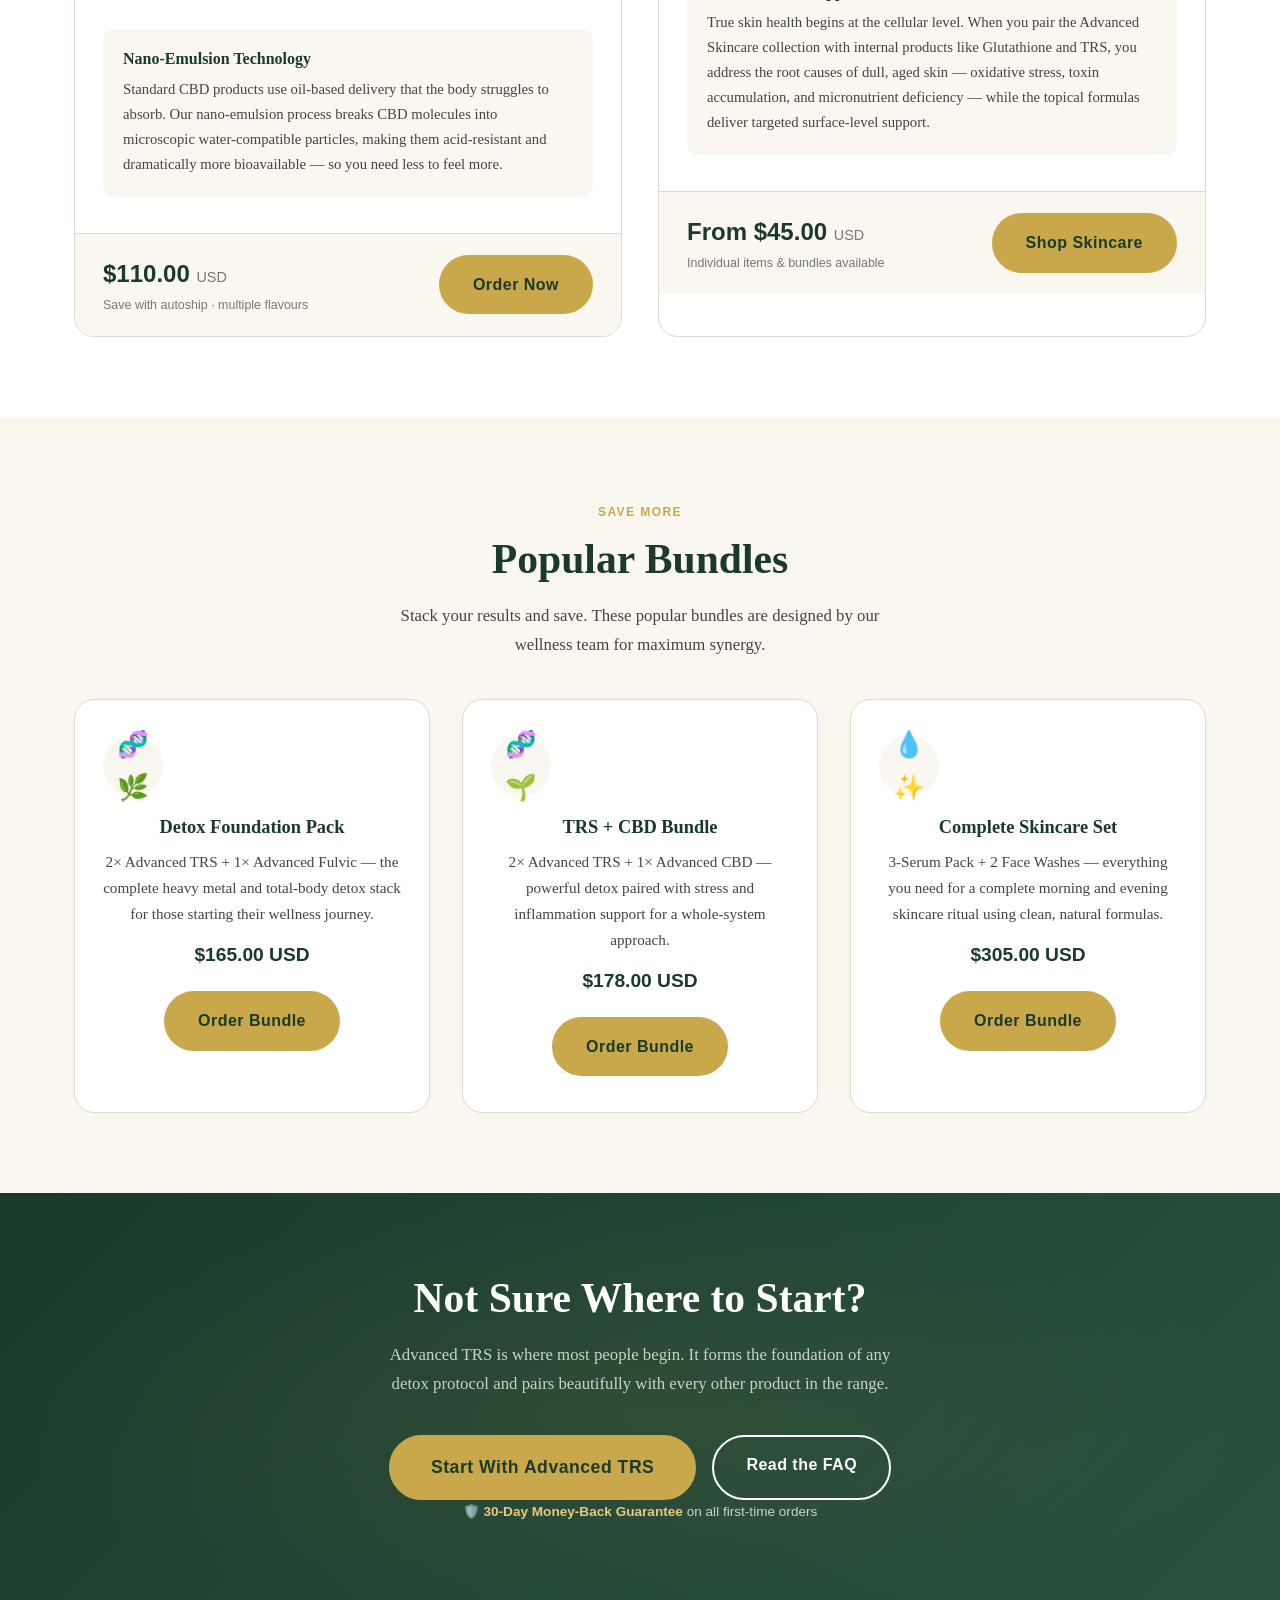
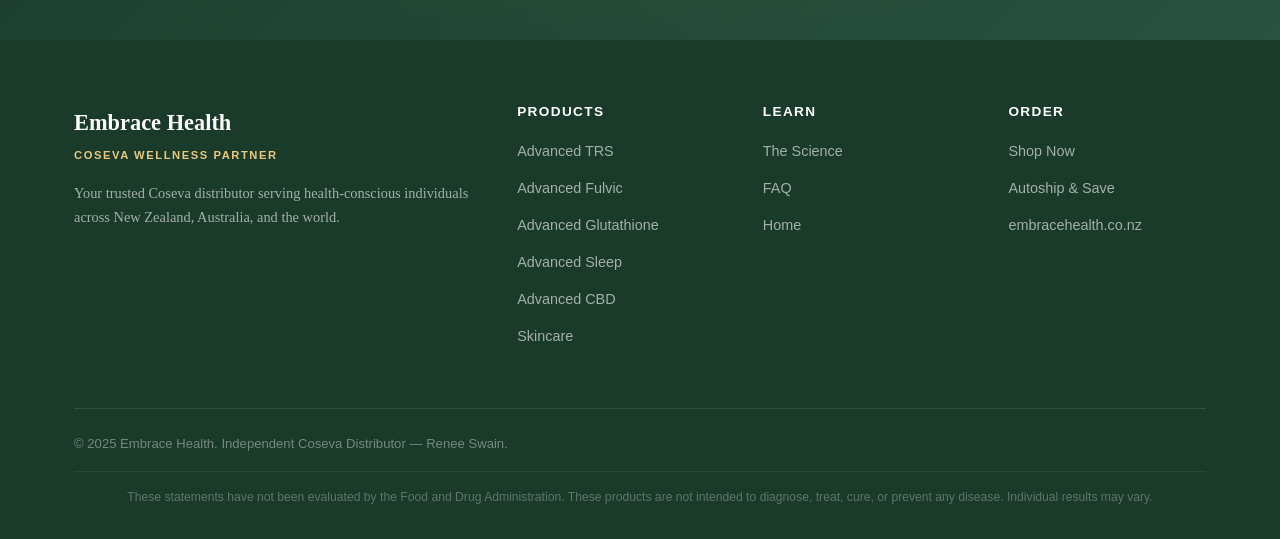
<file: products.html>
<!DOCTYPE html>
<html lang="en">
<head>
  <meta name="robots" content="noindex, nofollow">
  <meta charset="UTF-8">
  <meta name="viewport" content="width=device-width, initial-scale=1.0">
  <title>Products | Embrace Health — Coseva Wellness Partner</title>
  <meta name="description" content="Shop the full Coseva product range — Advanced TRS zeolite detox, Fulvic acid, Glutathione, Sleep spray, CBD, and Skincare. Worldwide delivery.">
  <link rel="stylesheet" href="css/style.css">
  <link rel="icon" type="image/svg+xml" href="images/favicon.svg">
  <meta property="og:type" content="website">
  <meta property="og:title" content="Products | Embrace Health — Coseva Wellness Partner">
  <meta property="og:description" content="Shop the full Coseva product range — Advanced TRS zeolite detox, Fulvic acid, Glutathione, Sleep spray, CBD, and Skincare. Worldwide delivery.">
  <meta name="twitter:card" content="summary_large_image">
</head>
<body>

<nav id="main-nav">
  <div class="container">
    <div class="nav-inner">
      <a href="index.html" class="nav-logo">
        <span class="brand-name">Embrace Health</span>
        <span class="brand-sub">Coseva Wellness Partner</span>
      </a>
      <ul class="nav-links">
        <li><a href="index.html">Home</a></li>
        <li><a href="products.html">Products</a></li>
        <li><a href="science.html">The Science</a></li>
        <li><a href="faq.html">FAQ</a></li>
        <li class="nav-cta"><a href="#" data-shop class="btn btn-primary">Shop Now</a></li>
      </ul>
      <button class="nav-hamburger" id="nav-hamburger" aria-label="Menu">
        <span></span><span></span><span></span>
      </button>
    </div>
  </div>
  <div class="nav-mobile" id="nav-mobile">
    <a href="index.html">Home</a>
    <a href="products.html">Products</a>
    <a href="science.html">The Science</a>
    <a href="faq.html">FAQ</a>
    <a href="#" data-shop class="btn btn-primary">Shop Now</a>
  </div>
</nav>

<div class="page-hero">
  <div class="container">
    <span class="tag" style="color:var(--gold-light);">Clinical-Grade Wellness</span>
    <h1>Our Full Product Range</h1>
    <p>Every Coseva product is independently lab tested, precisely formulated, and backed by science — so you get results you can feel.</p>
  </div>
</div>

<!-- PRODUCTS FULL LISTING -->
<section class="section">
  <div class="container">

    <!-- Intro trust bar -->
    <div class="intro-strip" style="border-radius:var(--radius-lg);margin-bottom:56px;">
      <div class="container">
        <div class="intro-strip-inner">
          <div class="intro-strip-item"><span class="icon">🔬</span> Third-Party Lab Tested</div>
          <div class="intro-strip-item"><span class="icon">🌿</span> Non-GMO &amp; Clean Formula</div>
          <div class="intro-strip-item"><span class="icon">🚚</span> Worldwide Shipping</div>
          <div class="intro-strip-item"><span class="icon">🛡️</span> 30-Day Money-Back</div>
        </div>
      </div>
    </div>

    <div class="products-full-grid">

      <!-- Advanced TRS -->
      <div class="product-full-card" id="trs">
        <div class="product-full-header">
          <div class="product-full-icon trs">🧬</div>
          <div class="product-full-info">
            <span class="product-badge" style="position:static;margin-bottom:8px;display:inline-block;">Bestseller</span>
            <h3>Advanced TRS</h3>
            <div class="tagline">Nano-Zeolite Heavy Metal Detox Spray</div>
            <p>The world's most advanced zeolite detoxification formula. Lab-grown clinoptilolite zeolite nano-particles (10–250nm) penetrate to the cellular level — trapping and safely removing mercury, lead, aluminium, arsenic, cadmium, and hundreds of other toxic heavy metals without releasing them back into the body.</p>
          </div>
        </div>
        <div class="product-full-body">
          <div class="benefit-tags">
            <span class="benefit-tag">Heavy Metal Removal</span>
            <span class="benefit-tag">Immune Support</span>
            <span class="benefit-tag">pH Balance</span>
            <span class="benefit-tag">Cellular Detox</span>
            <span class="benefit-tag">Brain Fog Relief</span>
            <span class="benefit-tag">Energy Support</span>
          </div>
          <div class="product-full-details">
            <div class="detail-item">
              <label>Key Ingredient</label>
              <span>Clinoptilolite Zeolite Blend</span>
            </div>
            <div class="detail-item">
              <label>Size</label>
              <span>1 fl oz / 30 ml</span>
            </div>
            <div class="detail-item">
              <label>Suggested Use</label>
              <span>2 sprays AM, 3 sprays PM — under the tongue</span>
            </div>
            <div class="detail-item">
              <label>Surface Area</label>
              <span>~4.8 million sq ft per bottle</span>
            </div>
            <div class="detail-item">
              <label>Certifications</label>
              <span>FDA GRAS · Third-Party Tested · Non-GMO</span>
            </div>
            <div class="detail-item">
              <label>Best For</label>
              <span>Foundational detox protocol, all ages</span>
            </div>
          </div>
          <div style="background:var(--cream);border-radius:var(--radius);padding:20px;margin-bottom:8px;">
            <h4 style="margin-bottom:8px;font-size:1rem;">How It Works</h4>
            <p style="font-size:0.92rem;margin:0;">The negatively charged zeolite cage structure acts like a magnet — selectively attracting positively charged toxins and permanently trapping them for safe excretion. At the nano scale, these particles can penetrate the blood-brain barrier, reaching toxins that conventional detox methods simply cannot.</p>
          </div>
        </div>
        <div class="product-full-footer">
          <div>
            <div class="price-big">$95.00 <span style="font-size:0.9rem;font-weight:400;color:var(--text-light);">USD</span></div>
            <div class="price-note">Save with autoship · bundles available</div>
          </div>
          <a href="#" data-shop class="btn btn-primary">Order Now</a>
        </div>
      </div>

      <!-- Advanced Fulvic -->
      <div class="product-full-card" id="fulvic">
        <div class="product-full-header">
          <div class="product-full-icon fulvic">🌿</div>
          <div class="product-full-info">
            <h3>Advanced Fulvic</h3>
            <div class="tagline">Total Body Detox + Gut Health + Nutrient Absorption</div>
            <p>Sourced from ancient, pristine sites in the Southeastern United States, this proprietary fulvic and humic acid blend delivers over 70 naturally occurring micronutrients — minerals, trace elements, amino acids, and antioxidants. Chelates toxins while restoring gut integrity and cellular nutrition.</p>
          </div>
        </div>
        <div class="product-full-body">
          <div class="benefit-tags">
            <span class="benefit-tag">Heavy Metal Chelation</span>
            <span class="benefit-tag">Gut Microbiome</span>
            <span class="benefit-tag">Leaky Gut Support</span>
            <span class="benefit-tag">Mental Clarity</span>
            <span class="benefit-tag">Inflammation Response</span>
            <span class="benefit-tag">Immune Health</span>
          </div>
          <div class="product-full-details">
            <div class="detail-item">
              <label>Key Ingredients</label>
              <span>Fulvic Acid, Humic Acid, 70+ Micronutrients</span>
            </div>
            <div class="detail-item">
              <label>Size</label>
              <span>1 fl oz / 30 ml</span>
            </div>
            <div class="detail-item">
              <label>Suggested Use</label>
              <span>1ml in 16oz non-chlorinated water, once daily</span>
            </div>
            <div class="detail-item">
              <label>Source</label>
              <span>Ancient pristine deposits, SE United States</span>
            </div>
            <div class="detail-item">
              <label>Certifications</label>
              <span>Third-Party Tested · Non-GMO · Gluten-Free</span>
            </div>
            <div class="detail-item">
              <label>Best For</label>
              <span>Gut health, nutrient absorption, cognitive function</span>
            </div>
          </div>
          <div style="background:var(--cream);border-radius:var(--radius);padding:20px;margin-bottom:8px;">
            <h4 style="margin-bottom:8px;font-size:1rem;">How It Works</h4>
            <p style="font-size:0.92rem;margin:0;">Fulvic and humic acids act as natural chelators — binding to toxic molecules and rendering them harmless for removal via the digestive and urinary systems. Simultaneously, they transport essential trace nutrients across cell membranes, restoring the micronutrient environment your cells need to thrive.</p>
          </div>
        </div>
        <div class="product-full-footer">
          <div>
            <div class="price-big">$82.00 <span style="font-size:0.9rem;font-weight:400;color:var(--text-light);">USD</span></div>
            <div class="price-note">3-pack bundle available · save with autoship</div>
          </div>
          <a href="#" data-shop class="btn btn-primary">Order Now</a>
        </div>
      </div>

      <!-- Advanced Glutathione -->
      <div class="product-full-card" id="glutathione">
        <div class="product-full-header">
          <div class="product-full-icon gluta">✨</div>
          <div class="product-full-info">
            <h3>Advanced Glutathione</h3>
            <div class="tagline">Master Antioxidant for Cellular Renewal &amp; Protection</div>
            <p>Glutathione is produced naturally in every cell, but levels decline with age, stress, and toxin exposure. This nano-liposomal formula using premium OPITAC™ Glutathione restores your body's master antioxidant — encapsulated in phospholipid bubbles for dramatically superior absorption.</p>
          </div>
        </div>
        <div class="product-full-body">
          <div class="benefit-tags">
            <span class="benefit-tag">Antioxidant Defence</span>
            <span class="benefit-tag">Cellular Energy</span>
            <span class="benefit-tag">Detox Support</span>
            <span class="benefit-tag">Skin Brightness</span>
            <span class="benefit-tag">Brain Focus</span>
            <span class="benefit-tag">Immune Strength</span>
          </div>
          <div class="product-full-details">
            <div class="detail-item">
              <label>Key Ingredient</label>
              <span>OPITAC™ Reduced Glutathione + Cofactors</span>
            </div>
            <div class="detail-item">
              <label>Size</label>
              <span>4 fl oz / 120 ml</span>
            </div>
            <div class="detail-item">
              <label>Suggested Use</label>
              <span>4ml (2 droppers) daily, sublingual 30 seconds</span>
            </div>
            <div class="detail-item">
              <label>Cofactors</label>
              <span>Selenium, Vitamins B2, C &amp; E</span>
            </div>
            <div class="detail-item">
              <label>Absorption</label>
              <span>5–10× greater than standard supplements</span>
            </div>
            <div class="detail-item">
              <label>Best For</label>
              <span>Healthy ageing, fatigue, skin health, cognition</span>
            </div>
          </div>
          <div style="background:var(--cream);border-radius:var(--radius);padding:20px;margin-bottom:8px;">
            <h4 style="margin-bottom:8px;font-size:1rem;">Clinical Evidence</h4>
            <p style="font-size:0.92rem;margin:0;">Studies show OPITAC™ Glutathione raises blood glutathione levels within 60–120 minutes, improves liver function markers, enhances exercise performance, and demonstrates measurable skin-brightening effects within 4 weeks of consistent use.</p>
          </div>
        </div>
        <div class="product-full-footer">
          <div>
            <div class="price-big">$60.00 <span style="font-size:0.9rem;font-weight:400;color:var(--text-light);">USD</span></div>
            <div class="price-note">Save with autoship</div>
          </div>
          <a href="#" data-shop class="btn btn-primary">Order Now</a>
        </div>
      </div>

      <!-- Advanced Sleep -->
      <div class="product-full-card" id="sleep">
        <div class="product-full-header">
          <div class="product-full-icon sleep">🌙</div>
          <div class="product-full-info">
            <h3>Advanced Sleep</h3>
            <div class="tagline">Three-Phase Natural Sleep Optimisation Spray</div>
            <p>A fast-absorbing sublingual spray combining nine clinically studied botanicals to optimise all three phases of sleep — falling asleep faster, deeper restorative sleep, and waking refreshed. Melatonin-free, non-habit forming, and free from GMOs, sugar, gluten, dairy, and soy.</p>
          </div>
        </div>
        <div class="product-full-body">
          <div class="benefit-tags">
            <span class="benefit-tag">Fall Asleep Faster</span>
            <span class="benefit-tag">Deeper Sleep</span>
            <span class="benefit-tag">No Grogginess</span>
            <span class="benefit-tag">Anxiety Relief</span>
            <span class="benefit-tag">Melatonin-Free</span>
            <span class="benefit-tag">Non-Habit Forming</span>
          </div>
          <div class="product-full-details">
            <div class="detail-item">
              <label>Key Botanicals</label>
              <span>Lemon Balm, Ashwagandha, Saffron, Valerian Root</span>
            </div>
            <div class="detail-item">
              <label>Active Compounds</label>
              <span>GABA, L-Theanine, Chamomile, Zinc</span>
            </div>
            <div class="detail-item">
              <label>Size</label>
              <span>2 fl oz / 60 ml</span>
            </div>
            <div class="detail-item">
              <label>Suggested Use</label>
              <span>10 sprays under tongue, 15–20 min before bed</span>
            </div>
            <div class="detail-item">
              <label>Free From</label>
              <span>Melatonin, GMO, Gluten, Dairy, Sugar, Soy</span>
            </div>
            <div class="detail-item">
              <label>Best For</label>
              <span>Insomnia, stress-related poor sleep, jet lag</span>
            </div>
          </div>
          <div style="background:var(--cream);border-radius:var(--radius);padding:20px;margin-bottom:8px;">
            <h4 style="margin-bottom:8px;font-size:1rem;">Why It Works</h4>
            <p style="font-size:0.92rem;margin:0;">Each ingredient targets a specific sleep mechanism: lemon balm reduces cortisol-driven anxiety, GABA calms neural overactivity, L-theanine generates restorative alpha brain waves, saffron supports deep sleep quality, and valerian root extends slow-wave sleep. The sublingual spray format delivers faster absorption than any pill or gummy.</p>
          </div>
        </div>
        <div class="product-full-footer">
          <div>
            <div class="price-big">$49.00 <span style="font-size:0.9rem;font-weight:400;color:var(--text-light);">USD</span></div>
            <div class="price-note">Save with autoship</div>
          </div>
          <a href="#" data-shop class="btn btn-primary">Order Now</a>
        </div>
      </div>

      <!-- Advanced CBD -->
      <div class="product-full-card" id="cbd">
        <div class="product-full-header">
          <div class="product-full-icon cbd">🌱</div>
          <div class="product-full-info">
            <h3>Advanced CBD</h3>
            <div class="tagline">Nano-Enhanced Broad Spectrum CBD — 0% THC</div>
            <p>20mg per serving of organically grown, THC-free broad-spectrum CBD, made water-soluble through nano-particle technology. Standard CBD oil has poor bioavailability — our nano-emulsion process makes each drop up to 5–10× more effective. Available in five flavour options.</p>
          </div>
        </div>
        <div class="product-full-body">
          <div class="benefit-tags">
            <span class="benefit-tag">Stress &amp; Anxiety Relief</span>
            <span class="benefit-tag">0% THC</span>
            <span class="benefit-tag">Pain &amp; Discomfort</span>
            <span class="benefit-tag">Immune Support</span>
            <span class="benefit-tag">Sleep Quality</span>
            <span class="benefit-tag">5–10× Bioavailability</span>
          </div>
          <div class="product-full-details">
            <div class="detail-item">
              <label>CBD Per Serving</label>
              <span>20mg broad-spectrum hemp extract</span>
            </div>
            <div class="detail-item">
              <label>THC Content</label>
              <span>0% THC — verified by third-party labs</span>
            </div>
            <div class="detail-item">
              <label>Size</label>
              <span>1 fl oz / 30 ml</span>
            </div>
            <div class="detail-item">
              <label>Suggested Use</label>
              <span>2 sprays AM, 3 sprays PM by mouth</span>
            </div>
            <div class="detail-item">
              <label>Flavours</label>
              <span>Original Mint, Unflavored, Orange Vanilla, Peppermint, Cinnamon</span>
            </div>
            <div class="detail-item">
              <label>Certifications</label>
              <span>Organic · Non-GMO · Third-Party Tested</span>
            </div>
          </div>
          <div style="background:var(--cream);border-radius:var(--radius);padding:20px;margin-bottom:8px;">
            <h4 style="margin-bottom:8px;font-size:1rem;">Nano-Emulsion Technology</h4>
            <p style="font-size:0.92rem;margin:0;">Standard CBD products use oil-based delivery that the body struggles to absorb. Our nano-emulsion process breaks CBD molecules into microscopic water-compatible particles, making them acid-resistant and dramatically more bioavailable — so you need less to feel more.</p>
          </div>
        </div>
        <div class="product-full-footer">
          <div>
            <div class="price-big">$110.00 <span style="font-size:0.9rem;font-weight:400;color:var(--text-light);">USD</span></div>
            <div class="price-note">Save with autoship · multiple flavours</div>
          </div>
          <a href="#" data-shop class="btn btn-primary">Order Now</a>
        </div>
      </div>

      <!-- Advanced Skincare -->
      <div class="product-full-card" id="skincare">
        <div class="product-full-header">
          <div class="product-full-icon skin">💧</div>
          <div class="product-full-info">
            <h3>Advanced Skincare Collection</h3>
            <div class="tagline">Natural Cellular Skincare — Inside-Out Radiance</div>
            <p>A complete, clean-ingredient skincare system formulated to complement your internal wellness routine. The collection includes day, eye, and night serums; a gentle and rejuvenating face wash duo; and relief and nourishing body lotions — all free from artificial additives.</p>
          </div>
        </div>
        <div class="product-full-body">
          <div class="benefit-tags">
            <span class="benefit-tag">Day Serum</span>
            <span class="benefit-tag">Night Serum</span>
            <span class="benefit-tag">Eye Serum</span>
            <span class="benefit-tag">Face Washes</span>
            <span class="benefit-tag">Body Lotions</span>
            <span class="benefit-tag">Clean Ingredients</span>
          </div>
          <div class="product-full-details">
            <div class="detail-item">
              <label>Serums</label>
              <span>Day Serum, Eye Serum, Night Serum</span>
            </div>
            <div class="detail-item">
              <label>Washes</label>
              <span>Gentle Face Wash, Rejuvenating Face Wash</span>
            </div>
            <div class="detail-item">
              <label>Lotions</label>
              <span>Skin Lotion, Relief Lotion</span>
            </div>
            <div class="detail-item">
              <label>Bundles Available</label>
              <span>3-Serum Pack · 5-Pack Serums + Washes · Lotion Duo</span>
            </div>
          </div>
          <div style="background:var(--cream);border-radius:var(--radius);padding:20px;margin-bottom:8px;">
            <h4 style="margin-bottom:8px;font-size:1rem;">The Inside-Out Approach</h4>
            <p style="font-size:0.92rem;margin:0;">True skin health begins at the cellular level. When you pair the Advanced Skincare collection with internal products like Glutathione and TRS, you address the root causes of dull, aged skin — oxidative stress, toxin accumulation, and micronutrient deficiency — while the topical formulas deliver targeted surface-level support.</p>
          </div>
        </div>
        <div class="product-full-footer">
          <div>
            <div class="price-big">From $45.00 <span style="font-size:0.9rem;font-weight:400;color:var(--text-light);">USD</span></div>
            <div class="price-note">Individual items &amp; bundles available</div>
          </div>
          <a href="#" data-shop class="btn btn-primary">Shop Skincare</a>
        </div>
      </div>

    </div>
  </div>
</section>

<!-- BUNDLES SECTION -->
<section class="section bg-cream">
  <div class="container text-center">
    <span class="tag">Save More</span>
    <h2>Popular Bundles</h2>
    <p style="max-width:520px;margin:16px auto 40px;">Stack your results and save. These popular bundles are designed by our wellness team for maximum synergy.</p>
    <div class="why-grid" style="margin-top:0;">
      <div class="why-card">
        <div class="why-icon">🧬🌿</div>
        <h3>Detox Foundation Pack</h3>
        <p>2× Advanced TRS + 1× Advanced Fulvic — the complete heavy metal and total-body detox stack for those starting their wellness journey.</p>
        <p style="font-size:1.2rem;font-weight:700;color:var(--green-dark);margin:12px 0;font-family:sans-serif;">$165.00 USD</p>
        <a href="#" data-shop class="btn btn-primary" style="margin-top:8px;">Order Bundle</a>
      </div>
      <div class="why-card">
        <div class="why-icon">🧬🌱</div>
        <h3>TRS + CBD Bundle</h3>
        <p>2× Advanced TRS + 1× Advanced CBD — powerful detox paired with stress and inflammation support for a whole-system approach.</p>
        <p style="font-size:1.2rem;font-weight:700;color:var(--green-dark);margin:12px 0;font-family:sans-serif;">$178.00 USD</p>
        <a href="#" data-shop class="btn btn-primary" style="margin-top:8px;">Order Bundle</a>
      </div>
      <div class="why-card">
        <div class="why-icon">💧✨</div>
        <h3>Complete Skincare Set</h3>
        <p>3-Serum Pack + 2 Face Washes — everything you need for a complete morning and evening skincare ritual using clean, natural formulas.</p>
        <p style="font-size:1.2rem;font-weight:700;color:var(--green-dark);margin:12px 0;font-family:sans-serif;">$305.00 USD</p>
        <a href="#" data-shop class="btn btn-primary" style="margin-top:8px;">Order Bundle</a>
      </div>
    </div>
  </div>
</section>

<!-- CTA -->
<section class="cta-banner">
  <div class="container">
    <h2>Not Sure Where to Start?</h2>
    <p>Advanced TRS is where most people begin. It forms the foundation of any detox protocol and pairs beautifully with every other product in the range.</p>
    <div class="cta-actions">
      <a href="#" data-shop class="btn btn-primary" style="font-size:1.1rem;padding:16px 40px;">Start With Advanced TRS</a>
      <a href="faq.html" class="btn btn-outline">Read the FAQ</a>
    </div>
    <p class="guarantee-badge">🛡️ <strong>30-Day Money-Back Guarantee</strong> on all first-time orders</p>
  </div>
</section>

<footer>
  <div class="container">
    <div class="footer-grid">
      <div class="footer-brand">
        <span class="brand-name">Embrace Health</span>
        <span class="brand-sub">Coseva Wellness Partner</span>
        <p>Your trusted Coseva distributor serving health-conscious individuals across New Zealand, Australia, and the world.</p>
      </div>
      <div class="footer-col">
        <h5>Products</h5>
        <ul>
          <li><a href="#trs">Advanced TRS</a></li>
          <li><a href="#fulvic">Advanced Fulvic</a></li>
          <li><a href="#glutathione">Advanced Glutathione</a></li>
          <li><a href="#sleep">Advanced Sleep</a></li>
          <li><a href="#cbd">Advanced CBD</a></li>
          <li><a href="#skincare">Skincare</a></li>
        </ul>
      </div>
      <div class="footer-col">
        <h5>Learn</h5>
        <ul>
          <li><a href="science.html">The Science</a></li>
          <li><a href="faq.html">FAQ</a></li>
          <li><a href="index.html">Home</a></li>
        </ul>
      </div>
      <div class="footer-col">
        <h5>Order</h5>
        <ul>
          <li><a href="#" data-shop>Shop Now</a></li>
          <li><a href="#" data-shop>Autoship &amp; Save</a></li>
          <li><a href="https://embracehealth.co.nz">embracehealth.co.nz</a></li>
        </ul>
      </div>
    </div>
    <div class="footer-bottom">
      <p>© 2025 Embrace Health. Independent Coseva Distributor — Renee Swain.</p>
    </div>
    <div class="footer-disclaimer">
      These statements have not been evaluated by the Food and Drug Administration. These products are not intended to diagnose, treat, cure, or prevent any disease. Individual results may vary.
    </div>
  </div>
</footer>

<script src="js/main.js"></script>
</body>
</html>
</file>
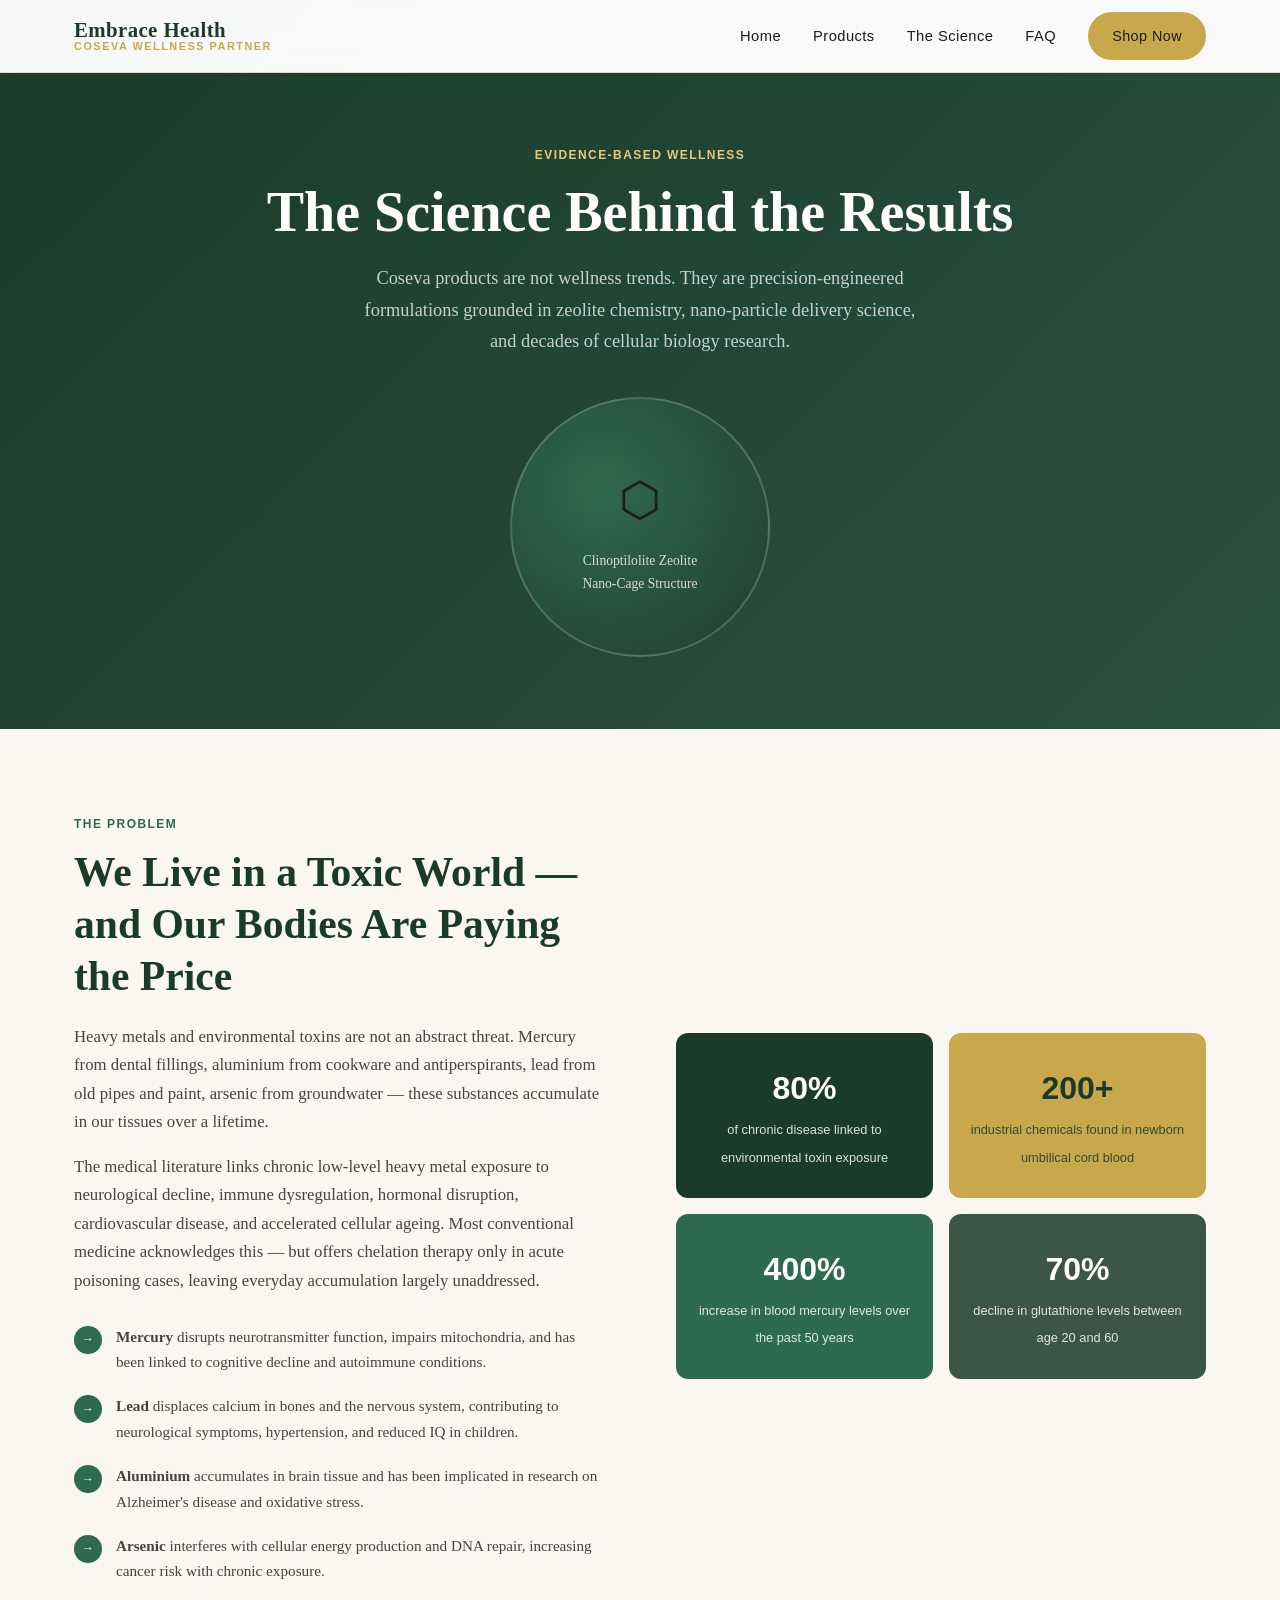
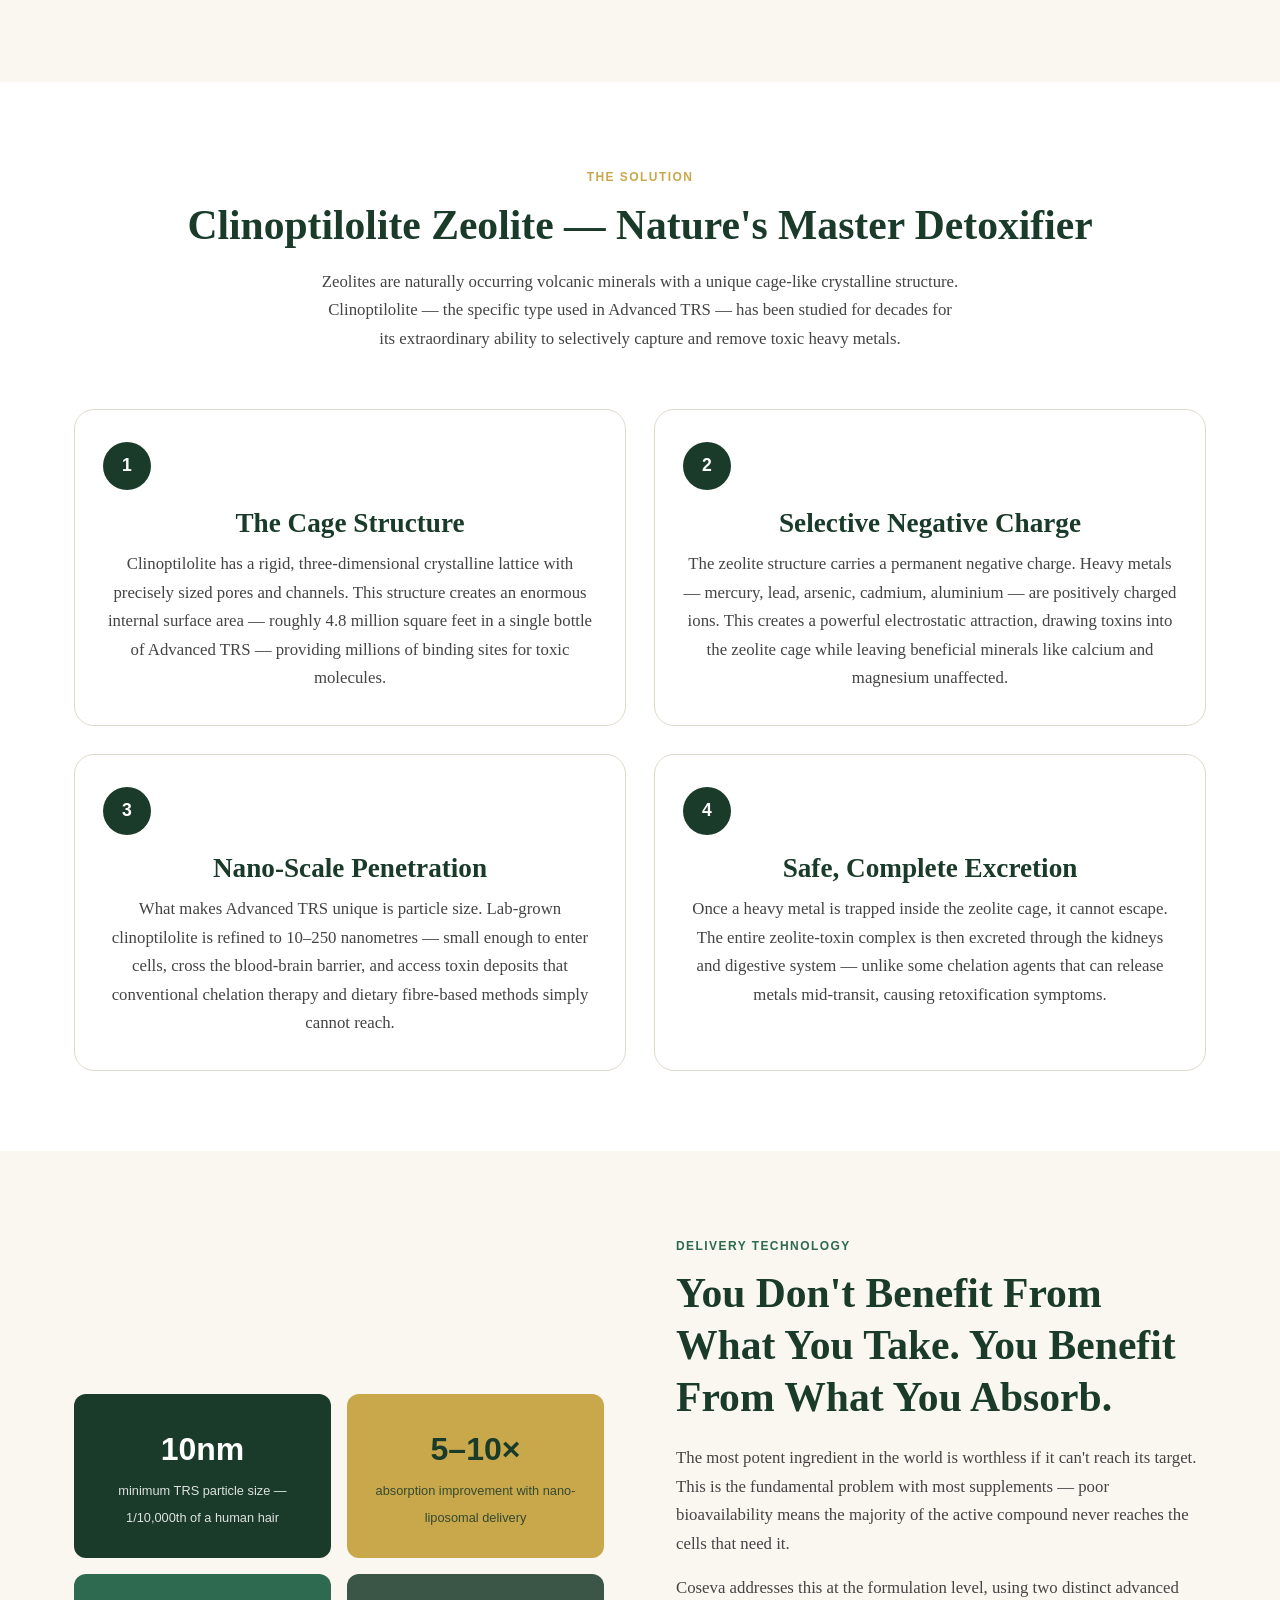
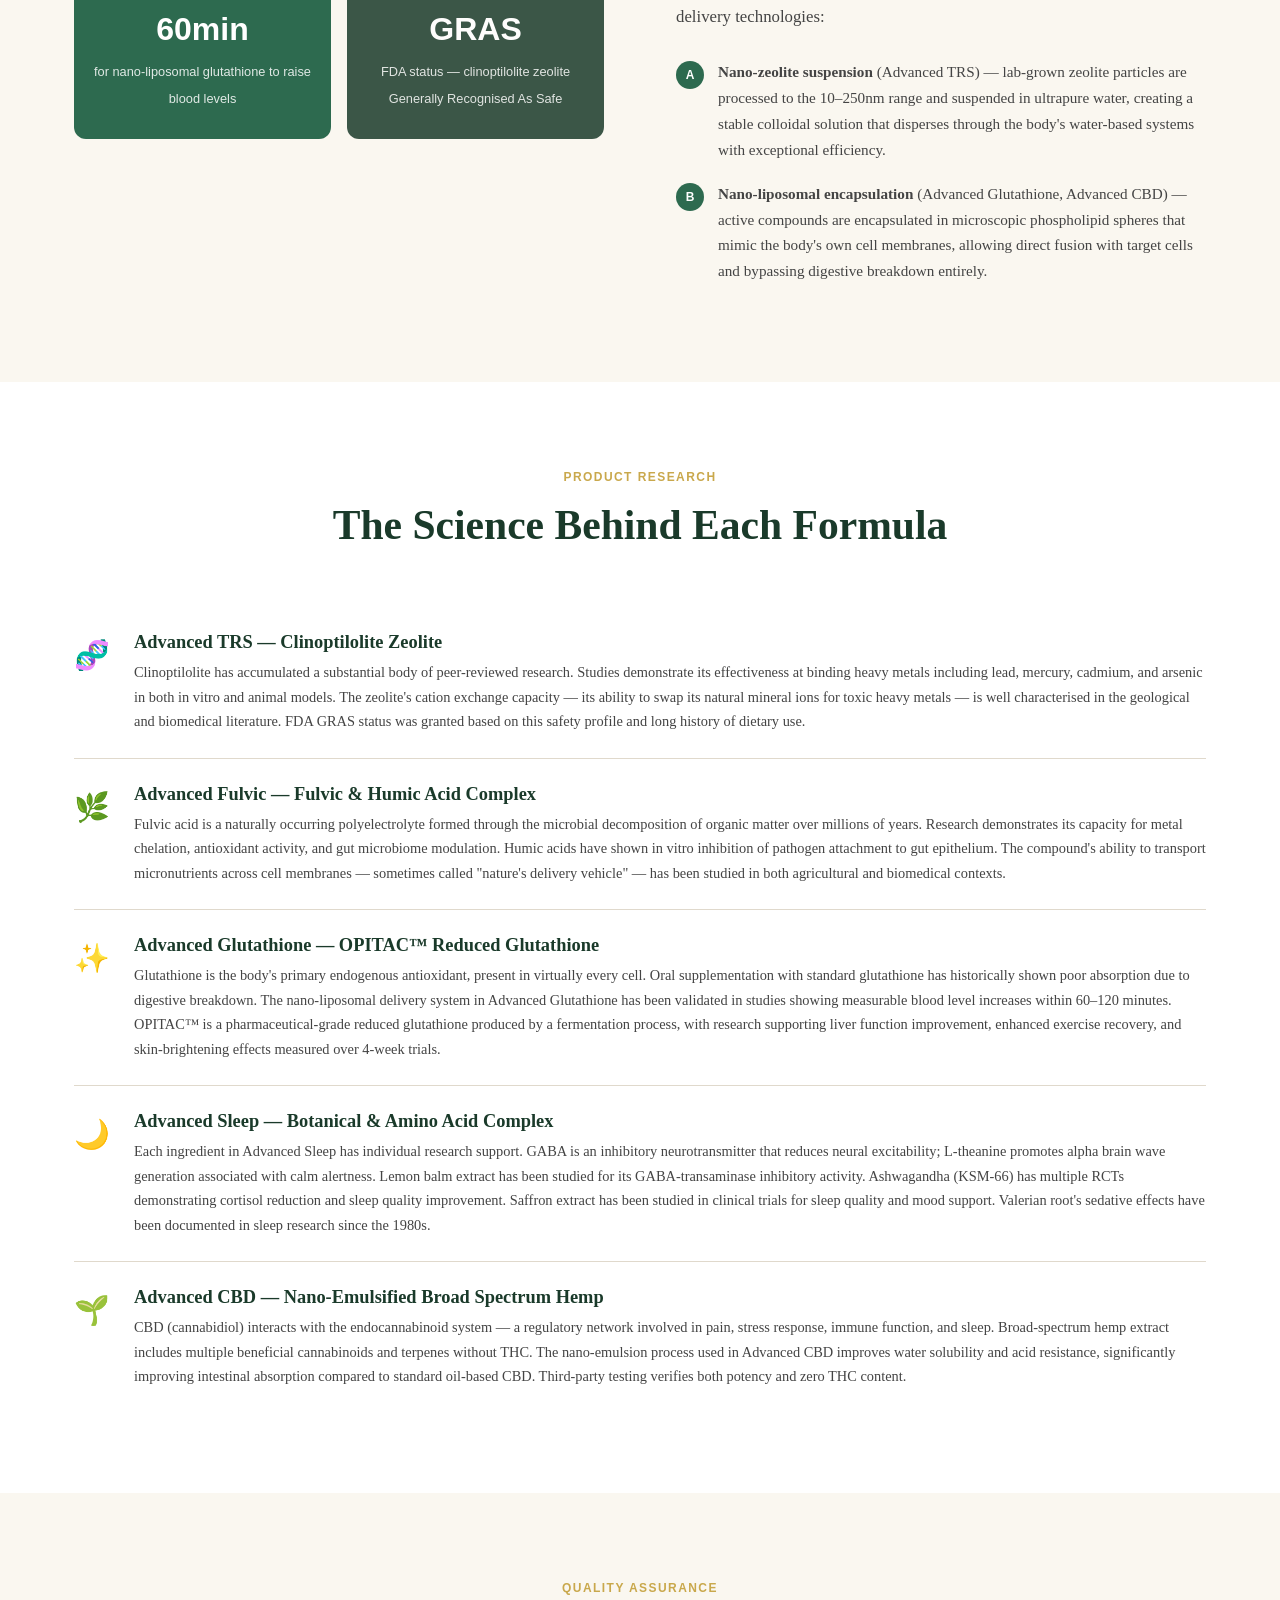
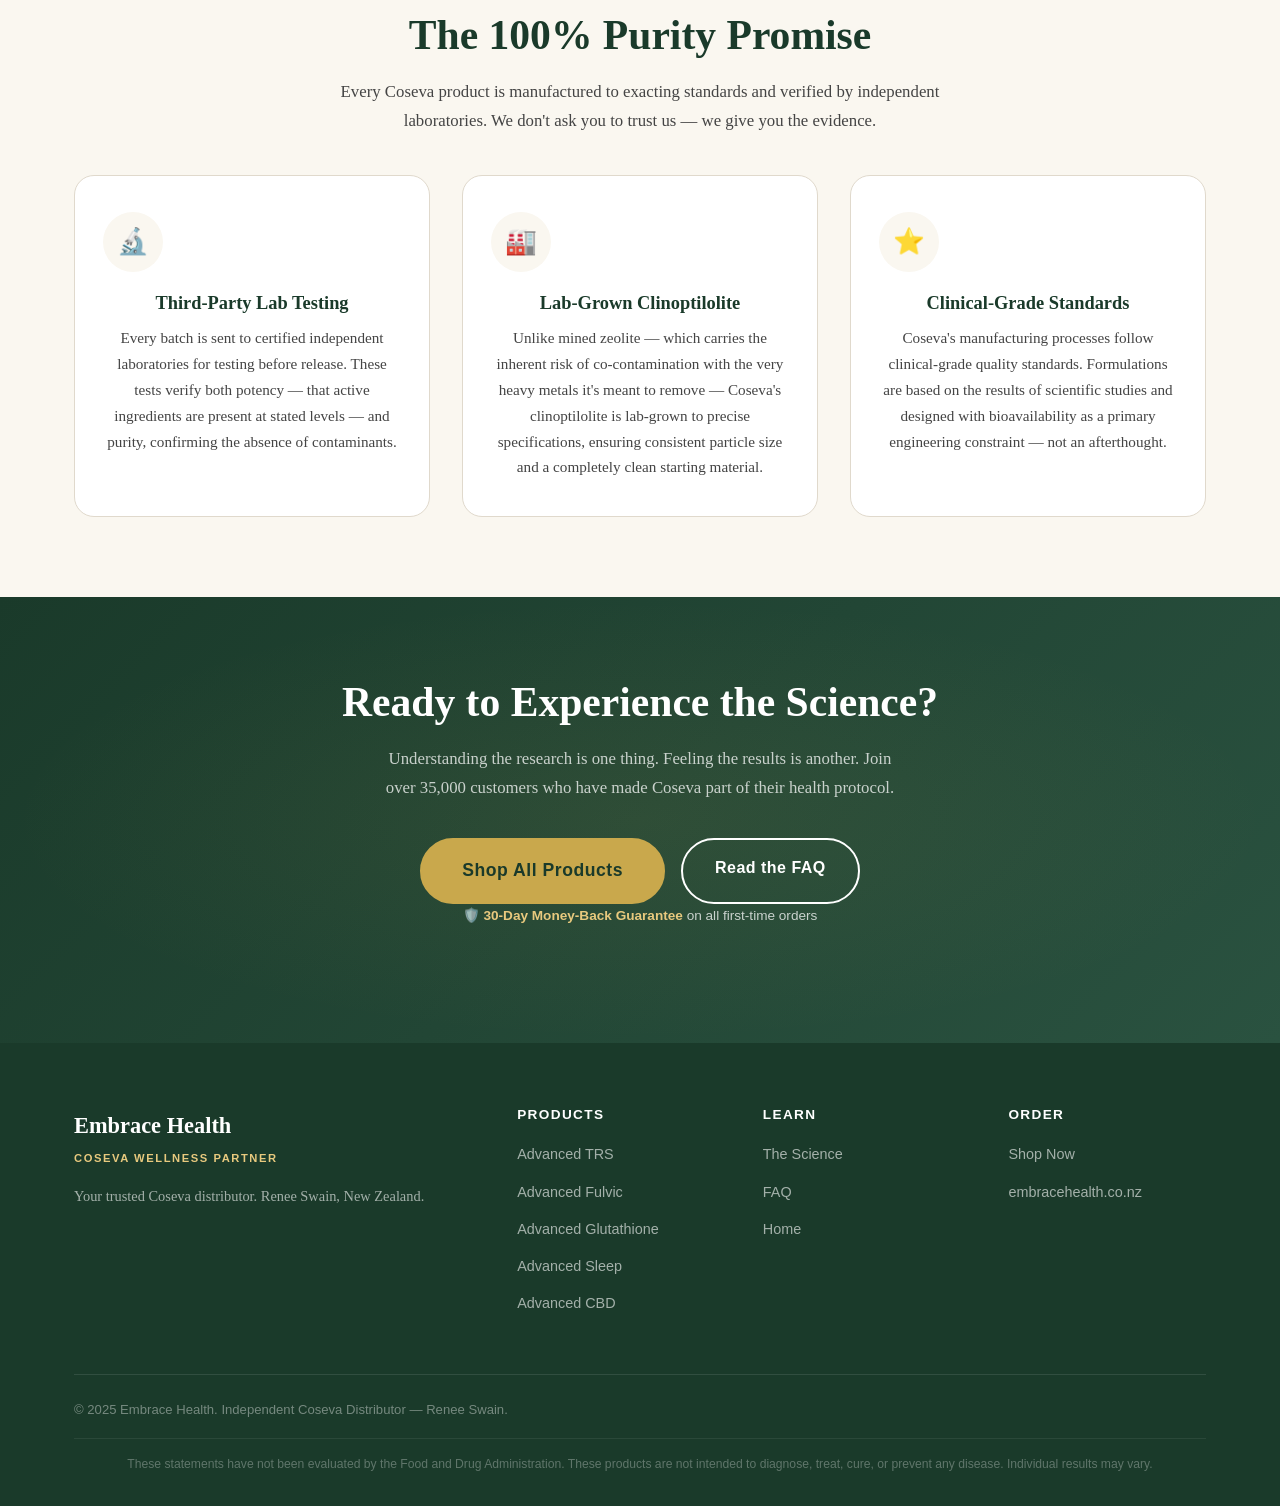
<file: science.html>
<!DOCTYPE html>
<html lang="en">
<head>
  <meta name="robots" content="noindex, nofollow">
  <meta charset="UTF-8">
  <meta name="viewport" content="width=device-width, initial-scale=1.0">
  <title>The Science | Embrace Health — Coseva Wellness Partner</title>
  <meta name="description" content="Understand the science behind Advanced TRS zeolite detoxification, nano-liposomal delivery, and how Coseva products work at the cellular level.">
  <link rel="stylesheet" href="css/style.css">
  <link rel="icon" type="image/svg+xml" href="images/favicon.svg">
  <meta property="og:type" content="website">
  <meta property="og:title" content="The Science | Embrace Health — Coseva Wellness Partner">
  <meta property="og:description" content="Understand the science behind Advanced TRS zeolite detoxification, nano-liposomal delivery, and how Coseva products work at the cellular level.">
  <meta name="twitter:card" content="summary_large_image">
</head>
<body>

<nav id="main-nav">
  <div class="container">
    <div class="nav-inner">
      <a href="index.html" class="nav-logo">
        <span class="brand-name">Embrace Health</span>
        <span class="brand-sub">Coseva Wellness Partner</span>
      </a>
      <ul class="nav-links">
        <li><a href="index.html">Home</a></li>
        <li><a href="products.html">Products</a></li>
        <li><a href="science.html">The Science</a></li>
        <li><a href="faq.html">FAQ</a></li>
        <li class="nav-cta"><a href="#" data-shop class="btn btn-primary">Shop Now</a></li>
      </ul>
      <button class="nav-hamburger" id="nav-hamburger" aria-label="Menu">
        <span></span><span></span><span></span>
      </button>
    </div>
  </div>
  <div class="nav-mobile" id="nav-mobile">
    <a href="index.html">Home</a>
    <a href="products.html">Products</a>
    <a href="science.html">The Science</a>
    <a href="faq.html">FAQ</a>
    <a href="#" data-shop class="btn btn-primary">Shop Now</a>
  </div>
</nav>

<div class="page-hero">
  <div class="container">
    <span class="tag" style="color:var(--gold-light);">Evidence-Based Wellness</span>
    <h1>The Science Behind the Results</h1>
    <p>Coseva products are not wellness trends. They are precision-engineered formulations grounded in zeolite chemistry, nano-particle delivery science, and decades of cellular biology research.</p>
    <div class="science-hero-visual">
      <div class="zeolite-diagram">
        <span class="big">⬡</span>
        <p>Clinoptilolite Zeolite<br>Nano-Cage Structure</p>
      </div>
    </div>
  </div>
</div>

<!-- THE TOXIN PROBLEM -->
<section class="section bg-cream" id="detox">
  <div class="container">
    <div class="science-layout">
      <div class="science-content">
        <span class="tag">The Problem</span>
        <h2>We Live in a Toxic World — and Our Bodies Are Paying the Price</h2>
        <p>Heavy metals and environmental toxins are not an abstract threat. Mercury from dental fillings, aluminium from cookware and antiperspirants, lead from old pipes and paint, arsenic from groundwater — these substances accumulate in our tissues over a lifetime.</p>
        <p>The medical literature links chronic low-level heavy metal exposure to neurological decline, immune dysregulation, hormonal disruption, cardiovascular disease, and accelerated cellular ageing. Most conventional medicine acknowledges this — but offers chelation therapy only in acute poisoning cases, leaving everyday accumulation largely unaddressed.</p>
        <ul class="science-points">
          <li>
            <span class="dot">→</span>
            <p><strong>Mercury</strong> disrupts neurotransmitter function, impairs mitochondria, and has been linked to cognitive decline and autoimmune conditions.</p>
          </li>
          <li>
            <span class="dot">→</span>
            <p><strong>Lead</strong> displaces calcium in bones and the nervous system, contributing to neurological symptoms, hypertension, and reduced IQ in children.</p>
          </li>
          <li>
            <span class="dot">→</span>
            <p><strong>Aluminium</strong> accumulates in brain tissue and has been implicated in research on Alzheimer's disease and oxidative stress.</p>
          </li>
          <li>
            <span class="dot">→</span>
            <p><strong>Arsenic</strong> interferes with cellular energy production and DNA repair, increasing cancer risk with chronic exposure.</p>
          </li>
        </ul>
      </div>
      <div class="science-visual">
        <div class="science-stat">
          <span class="big">80%</span>
          <span class="desc">of chronic disease linked to environmental toxin exposure</span>
        </div>
        <div class="science-stat">
          <span class="big">200+</span>
          <span class="desc">industrial chemicals found in newborn umbilical cord blood</span>
        </div>
        <div class="science-stat">
          <span class="big">400%</span>
          <span class="desc">increase in blood mercury levels over the past 50 years</span>
        </div>
        <div class="science-stat">
          <span class="big">70%</span>
          <span class="desc">decline in glutathione levels between age 20 and 60</span>
        </div>
      </div>
    </div>
  </div>
</section>

<!-- ZEOLITE SCIENCE -->
<section class="section" id="zeolite">
  <div class="container text-center">
    <span class="tag">The Solution</span>
    <h2>Clinoptilolite Zeolite — Nature's Master Detoxifier</h2>
    <p style="max-width:640px;margin:16px auto 0;">Zeolites are naturally occurring volcanic minerals with a unique cage-like crystalline structure. Clinoptilolite — the specific type used in Advanced TRS — has been studied for decades for its extraordinary ability to selectively capture and remove toxic heavy metals.</p>
    <div class="mechanism-grid">
      <div class="mechanism-card">
        <div class="num-badge">1</div>
        <h3>The Cage Structure</h3>
        <p>Clinoptilolite has a rigid, three-dimensional crystalline lattice with precisely sized pores and channels. This structure creates an enormous internal surface area — roughly 4.8 million square feet in a single bottle of Advanced TRS — providing millions of binding sites for toxic molecules.</p>
      </div>
      <div class="mechanism-card">
        <div class="num-badge">2</div>
        <h3>Selective Negative Charge</h3>
        <p>The zeolite structure carries a permanent negative charge. Heavy metals — mercury, lead, arsenic, cadmium, aluminium — are positively charged ions. This creates a powerful electrostatic attraction, drawing toxins into the zeolite cage while leaving beneficial minerals like calcium and magnesium unaffected.</p>
      </div>
      <div class="mechanism-card">
        <div class="num-badge">3</div>
        <h3>Nano-Scale Penetration</h3>
        <p>What makes Advanced TRS unique is particle size. Lab-grown clinoptilolite is refined to 10–250 nanometres — small enough to enter cells, cross the blood-brain barrier, and access toxin deposits that conventional chelation therapy and dietary fibre-based methods simply cannot reach.</p>
      </div>
      <div class="mechanism-card">
        <div class="num-badge">4</div>
        <h3>Safe, Complete Excretion</h3>
        <p>Once a heavy metal is trapped inside the zeolite cage, it cannot escape. The entire zeolite-toxin complex is then excreted through the kidneys and digestive system — unlike some chelation agents that can release metals mid-transit, causing retoxification symptoms.</p>
      </div>
    </div>
  </div>
</section>

<!-- DELIVERY SCIENCE -->
<section class="section bg-cream">
  <div class="container">
    <div class="science-layout">
      <div class="science-visual">
        <div class="science-stat">
          <span class="big">10nm</span>
          <span class="desc">minimum TRS particle size — 1/10,000th of a human hair</span>
        </div>
        <div class="science-stat">
          <span class="big">5–10×</span>
          <span class="desc">absorption improvement with nano-liposomal delivery</span>
        </div>
        <div class="science-stat">
          <span class="big">60min</span>
          <span class="desc">for nano-liposomal glutathione to raise blood levels</span>
        </div>
        <div class="science-stat">
          <span class="big">GRAS</span>
          <span class="desc">FDA status — clinoptilolite zeolite Generally Recognised As Safe</span>
        </div>
      </div>
      <div class="science-content">
        <span class="tag">Delivery Technology</span>
        <h2>You Don't Benefit From What You Take. You Benefit From What You Absorb.</h2>
        <p>The most potent ingredient in the world is worthless if it can't reach its target. This is the fundamental problem with most supplements — poor bioavailability means the majority of the active compound never reaches the cells that need it.</p>
        <p>Coseva addresses this at the formulation level, using two distinct advanced delivery technologies:</p>
        <ul class="science-points">
          <li>
            <span class="dot">A</span>
            <p><strong>Nano-zeolite suspension</strong> (Advanced TRS) — lab-grown zeolite particles are processed to the 10–250nm range and suspended in ultrapure water, creating a stable colloidal solution that disperses through the body's water-based systems with exceptional efficiency.</p>
          </li>
          <li>
            <span class="dot">B</span>
            <p><strong>Nano-liposomal encapsulation</strong> (Advanced Glutathione, Advanced CBD) — active compounds are encapsulated in microscopic phospholipid spheres that mimic the body's own cell membranes, allowing direct fusion with target cells and bypassing digestive breakdown entirely.</p>
          </li>
        </ul>
      </div>
    </div>
  </div>
</section>

<!-- PRODUCT SCIENCE DETAILS -->
<section class="section">
  <div class="container">
    <div class="text-center" style="margin-bottom:56px;">
      <span class="tag">Product Research</span>
      <h2>The Science Behind Each Formula</h2>
    </div>
    <div class="research-list">
      <div class="research-item">
        <div class="research-icon">🧬</div>
        <div>
          <h4>Advanced TRS — Clinoptilolite Zeolite</h4>
          <p>Clinoptilolite has accumulated a substantial body of peer-reviewed research. Studies demonstrate its effectiveness at binding heavy metals including lead, mercury, cadmium, and arsenic in both in vitro and animal models. The zeolite's cation exchange capacity — its ability to swap its natural mineral ions for toxic heavy metals — is well characterised in the geological and biomedical literature. FDA GRAS status was granted based on this safety profile and long history of dietary use.</p>
        </div>
      </div>
      <div class="research-item">
        <div class="research-icon">🌿</div>
        <div>
          <h4>Advanced Fulvic — Fulvic &amp; Humic Acid Complex</h4>
          <p>Fulvic acid is a naturally occurring polyelectrolyte formed through the microbial decomposition of organic matter over millions of years. Research demonstrates its capacity for metal chelation, antioxidant activity, and gut microbiome modulation. Humic acids have shown in vitro inhibition of pathogen attachment to gut epithelium. The compound's ability to transport micronutrients across cell membranes — sometimes called "nature's delivery vehicle" — has been studied in both agricultural and biomedical contexts.</p>
        </div>
      </div>
      <div class="research-item">
        <div class="research-icon">✨</div>
        <div>
          <h4>Advanced Glutathione — OPITAC™ Reduced Glutathione</h4>
          <p>Glutathione is the body's primary endogenous antioxidant, present in virtually every cell. Oral supplementation with standard glutathione has historically shown poor absorption due to digestive breakdown. The nano-liposomal delivery system in Advanced Glutathione has been validated in studies showing measurable blood level increases within 60–120 minutes. OPITAC™ is a pharmaceutical-grade reduced glutathione produced by a fermentation process, with research supporting liver function improvement, enhanced exercise recovery, and skin-brightening effects measured over 4-week trials.</p>
        </div>
      </div>
      <div class="research-item">
        <div class="research-icon">🌙</div>
        <div>
          <h4>Advanced Sleep — Botanical &amp; Amino Acid Complex</h4>
          <p>Each ingredient in Advanced Sleep has individual research support. GABA is an inhibitory neurotransmitter that reduces neural excitability; L-theanine promotes alpha brain wave generation associated with calm alertness. Lemon balm extract has been studied for its GABA-transaminase inhibitory activity. Ashwagandha (KSM-66) has multiple RCTs demonstrating cortisol reduction and sleep quality improvement. Saffron extract has been studied in clinical trials for sleep quality and mood support. Valerian root's sedative effects have been documented in sleep research since the 1980s.</p>
        </div>
      </div>
      <div class="research-item">
        <div class="research-icon">🌱</div>
        <div>
          <h4>Advanced CBD — Nano-Emulsified Broad Spectrum Hemp</h4>
          <p>CBD (cannabidiol) interacts with the endocannabinoid system — a regulatory network involved in pain, stress response, immune function, and sleep. Broad-spectrum hemp extract includes multiple beneficial cannabinoids and terpenes without THC. The nano-emulsion process used in Advanced CBD improves water solubility and acid resistance, significantly improving intestinal absorption compared to standard oil-based CBD. Third-party testing verifies both potency and zero THC content.</p>
        </div>
      </div>
    </div>
  </div>
</section>

<!-- QUALITY PROMISE -->
<section class="section bg-cream">
  <div class="container text-center">
    <span class="tag">Quality Assurance</span>
    <h2>The 100% Purity Promise</h2>
    <p style="max-width:620px;margin:16px auto 40px;">Every Coseva product is manufactured to exacting standards and verified by independent laboratories. We don't ask you to trust us — we give you the evidence.</p>
    <div class="why-grid" style="margin-top:0;">
      <div class="why-card">
        <div class="why-icon">🔬</div>
        <h3>Third-Party Lab Testing</h3>
        <p>Every batch is sent to certified independent laboratories for testing before release. These tests verify both potency — that active ingredients are present at stated levels — and purity, confirming the absence of contaminants.</p>
      </div>
      <div class="why-card">
        <div class="why-icon">🏭</div>
        <h3>Lab-Grown Clinoptilolite</h3>
        <p>Unlike mined zeolite — which carries the inherent risk of co-contamination with the very heavy metals it's meant to remove — Coseva's clinoptilolite is lab-grown to precise specifications, ensuring consistent particle size and a completely clean starting material.</p>
      </div>
      <div class="why-card">
        <div class="why-icon">⭐</div>
        <h3>Clinical-Grade Standards</h3>
        <p>Coseva's manufacturing processes follow clinical-grade quality standards. Formulations are based on the results of scientific studies and designed with bioavailability as a primary engineering constraint — not an afterthought.</p>
      </div>
    </div>
  </div>
</section>

<section class="cta-banner">
  <div class="container">
    <h2>Ready to Experience the Science?</h2>
    <p>Understanding the research is one thing. Feeling the results is another. Join over 35,000 customers who have made Coseva part of their health protocol.</p>
    <div class="cta-actions">
      <a href="#" data-shop class="btn btn-primary" style="font-size:1.1rem;padding:16px 40px;">Shop All Products</a>
      <a href="faq.html" class="btn btn-outline">Read the FAQ</a>
    </div>
    <p class="guarantee-badge">🛡️ <strong>30-Day Money-Back Guarantee</strong> on all first-time orders</p>
  </div>
</section>

<footer>
  <div class="container">
    <div class="footer-grid">
      <div class="footer-brand">
        <span class="brand-name">Embrace Health</span>
        <span class="brand-sub">Coseva Wellness Partner</span>
        <p>Your trusted Coseva distributor. Renee Swain, New Zealand.</p>
      </div>
      <div class="footer-col">
        <h5>Products</h5>
        <ul>
          <li><a href="products.html#trs">Advanced TRS</a></li>
          <li><a href="products.html#fulvic">Advanced Fulvic</a></li>
          <li><a href="products.html#glutathione">Advanced Glutathione</a></li>
          <li><a href="products.html#sleep">Advanced Sleep</a></li>
          <li><a href="products.html#cbd">Advanced CBD</a></li>
        </ul>
      </div>
      <div class="footer-col">
        <h5>Learn</h5>
        <ul>
          <li><a href="science.html">The Science</a></li>
          <li><a href="faq.html">FAQ</a></li>
          <li><a href="index.html">Home</a></li>
        </ul>
      </div>
      <div class="footer-col">
        <h5>Order</h5>
        <ul>
          <li><a href="#" data-shop>Shop Now</a></li>
          <li><a href="https://embracehealth.co.nz">embracehealth.co.nz</a></li>
        </ul>
      </div>
    </div>
    <div class="footer-bottom">
      <p>© 2025 Embrace Health. Independent Coseva Distributor — Renee Swain.</p>
    </div>
    <div class="footer-disclaimer">
      These statements have not been evaluated by the Food and Drug Administration. These products are not intended to diagnose, treat, cure, or prevent any disease. Individual results may vary.
    </div>
  </div>
</footer>

<script src="js/main.js"></script>
</body>
</html>
</file>
<file: css/style.css>
/* =============================================
   Embrace Health | Coseva Product Site
   Distributor: Renee Swain
   ============================================= */

:root {
  --green-dark: #1a3a2a;
  --green-mid: #2d6a4f;
  --green-light: #52b788;
  --gold: #c9a84c;
  --gold-light: #e8c97e;
  --cream: #faf7f0;
  --cream-dark: #f0ebe0;
  --white: #ffffff;
  --text-dark: #1c1c1c;
  --text-mid: #444444;
  --text-light: #777777;
  --border: #e0d9cc;
  --shadow: 0 4px 24px rgba(26, 58, 42, 0.10);
  --shadow-lg: 0 12px 48px rgba(26, 58, 42, 0.16);
  --radius: 12px;
  --radius-lg: 20px;
  --transition: all 0.3s ease;
}

* { box-sizing: border-box; margin: 0; padding: 0; }

html { scroll-behavior: smooth; }

body {
  font-family: 'Georgia', 'Times New Roman', serif;
  color: var(--text-dark);
  background: var(--white);
  line-height: 1.7;
}

/* Typography */
h1, h2, h3, h4, h5 {
  font-family: 'Georgia', serif;
  line-height: 1.25;
  color: var(--green-dark);
}
h1 { font-size: clamp(2rem, 5vw, 3.5rem); }
h2 { font-size: clamp(1.6rem, 3.5vw, 2.6rem); }
h3 { font-size: clamp(1.2rem, 2.5vw, 1.7rem); }
h4 { font-size: 1.15rem; }

p { color: var(--text-mid); font-size: 1.05rem; }

a { color: var(--green-mid); text-decoration: none; transition: var(--transition); }
a:hover { color: var(--gold); }

/* Utility */
.container { max-width: 1180px; margin: 0 auto; padding: 0 24px; }
.text-center { text-align: center; }
.section { padding: 80px 0; }
.section-sm { padding: 48px 0; }
.bg-cream { background: var(--cream); }
.bg-green { background: var(--green-dark); }
.tag {
  display: inline-block;
  font-size: 0.75rem;
  font-family: sans-serif;
  font-weight: 600;
  letter-spacing: 0.12em;
  text-transform: uppercase;
  color: var(--gold);
  margin-bottom: 12px;
}

/* Buttons */
.btn {
  display: inline-block;
  padding: 14px 32px;
  border-radius: 50px;
  font-size: 1rem;
  font-family: sans-serif;
  font-weight: 600;
  cursor: pointer;
  transition: var(--transition);
  text-align: center;
  letter-spacing: 0.03em;
}
.btn-primary {
  background: var(--gold);
  color: var(--green-dark);
  border: 2px solid var(--gold);
}
.btn-primary:hover {
  background: var(--gold-light);
  border-color: var(--gold-light);
  color: var(--green-dark);
  transform: translateY(-2px);
  box-shadow: 0 8px 24px rgba(201,168,76,0.35);
}
.btn-outline {
  background: transparent;
  color: var(--white);
  border: 2px solid var(--white);
}
.btn-outline:hover {
  background: var(--white);
  color: var(--green-dark);
  transform: translateY(-2px);
}
.btn-green {
  background: var(--green-mid);
  color: var(--white);
  border: 2px solid var(--green-mid);
}
.btn-green:hover {
  background: var(--green-dark);
  border-color: var(--green-dark);
  color: var(--white);
  transform: translateY(-2px);
}

/* =============================================
   NAVIGATION
   ============================================= */
nav {
  position: fixed;
  top: 0; left: 0; right: 0;
  z-index: 1000;
  background: rgba(255,255,255,0.97);
  backdrop-filter: blur(12px);
  border-bottom: 1px solid var(--border);
  transition: var(--transition);
}
nav.scrolled {
  box-shadow: var(--shadow);
}
.nav-inner {
  display: flex;
  align-items: center;
  justify-content: space-between;
  height: 72px;
}
.nav-logo {
  display: flex;
  flex-direction: column;
  line-height: 1.1;
}
.nav-logo .brand-name {
  font-size: 1.3rem;
  font-weight: 700;
  color: var(--green-dark);
  font-family: 'Georgia', serif;
  letter-spacing: 0.02em;
}
.nav-logo .brand-sub {
  font-size: 0.68rem;
  color: var(--gold);
  font-family: sans-serif;
  font-weight: 600;
  letter-spacing: 0.14em;
  text-transform: uppercase;
}
.nav-links {
  display: flex;
  list-style: none;
  gap: 32px;
  align-items: center;
}
.nav-links a {
  font-family: sans-serif;
  font-size: 0.92rem;
  font-weight: 500;
  color: var(--text-dark);
  letter-spacing: 0.03em;
}
.nav-links a:hover { color: var(--green-mid); }
.nav-links .nav-cta .btn { padding: 10px 22px; font-size: 0.9rem; }

.nav-hamburger {
  display: none;
  background: none;
  border: none;
  cursor: pointer;
  padding: 4px;
}
.nav-hamburger span {
  display: block;
  width: 24px;
  height: 2px;
  background: var(--green-dark);
  margin: 5px 0;
  transition: var(--transition);
}

/* Mobile nav */
.nav-mobile {
  display: none;
  background: var(--white);
  border-top: 1px solid var(--border);
  padding: 16px 24px 24px;
}
.nav-mobile.open { display: block; }
.nav-mobile a {
  display: block;
  padding: 10px 0;
  font-family: sans-serif;
  font-size: 1rem;
  color: var(--text-dark);
  border-bottom: 1px solid var(--border);
}
.nav-mobile a:last-child { border-bottom: none; }
.nav-mobile .btn { margin-top: 16px; width: 100%; }

/* =============================================
   HERO
   ============================================= */
.hero {
  min-height: 100vh;
  display: flex;
  align-items: center;
  background: linear-gradient(135deg, var(--green-dark) 0%, #2a5240 50%, #1e4532 100%);
  position: relative;
  overflow: hidden;
  padding-top: 72px;
}
.hero::before {
  content: '';
  position: absolute;
  inset: 0;
  background:
    radial-gradient(ellipse at 70% 50%, rgba(82,183,136,0.12) 0%, transparent 60%),
    radial-gradient(ellipse at 20% 80%, rgba(201,168,76,0.08) 0%, transparent 50%);
}
.hero-inner {
  display: grid;
  grid-template-columns: 1fr 1fr;
  gap: 64px;
  align-items: center;
  position: relative;
  z-index: 1;
  padding: 80px 0;
}
.hero-content .tag { color: var(--gold-light); }
.hero-content h1 {
  color: var(--white);
  margin-bottom: 20px;
}
.hero-content h1 span { color: var(--gold-light); }
.hero-content p {
  color: rgba(255,255,255,0.82);
  font-size: 1.18rem;
  margin-bottom: 36px;
  max-width: 480px;
}
.hero-actions { display: flex; gap: 16px; flex-wrap: wrap; }
.hero-trust {
  display: flex;
  gap: 32px;
  margin-top: 48px;
  padding-top: 32px;
  border-top: 1px solid rgba(255,255,255,0.15);
}
.trust-stat .num {
  display: block;
  font-size: 1.6rem;
  font-weight: 700;
  color: var(--gold-light);
  font-family: sans-serif;
}
.trust-stat .label {
  font-size: 0.8rem;
  color: rgba(255,255,255,0.6);
  font-family: sans-serif;
  letter-spacing: 0.05em;
}
.hero-visual {
  display: flex;
  justify-content: center;
  align-items: center;
}
.hero-product-grid {
  display: grid;
  grid-template-columns: 1fr 1fr;
  gap: 16px;
  max-width: 420px;
}
.hero-product-card {
  background: rgba(255,255,255,0.07);
  border: 1px solid rgba(255,255,255,0.15);
  border-radius: var(--radius);
  padding: 20px;
  text-align: center;
  transition: var(--transition);
  backdrop-filter: blur(8px);
}
.hero-product-card:hover {
  background: rgba(255,255,255,0.12);
  transform: translateY(-4px);
}
.hero-product-card .icon { font-size: 2rem; margin-bottom: 8px; }
.hero-product-card p {
  font-size: 0.8rem;
  color: rgba(255,255,255,0.85);
  font-family: sans-serif;
  font-weight: 600;
  margin: 0;
}

/* =============================================
   INTRO STRIP
   ============================================= */
.intro-strip {
  background: var(--gold);
  padding: 20px 0;
}
.intro-strip-inner {
  display: flex;
  gap: 40px;
  justify-content: center;
  align-items: center;
  flex-wrap: wrap;
}
.intro-strip-item {
  display: flex;
  align-items: center;
  gap: 10px;
  font-family: sans-serif;
  font-size: 0.88rem;
  font-weight: 600;
  color: var(--green-dark);
  letter-spacing: 0.04em;
}
.intro-strip-item .icon { font-size: 1.2rem; }

/* =============================================
   WHY SECTION
   ============================================= */
.why-grid {
  display: grid;
  grid-template-columns: repeat(3, 1fr);
  gap: 32px;
  margin-top: 56px;
}
.why-card {
  background: var(--white);
  border-radius: var(--radius-lg);
  padding: 36px 28px;
  border: 1px solid var(--border);
  transition: var(--transition);
  position: relative;
  overflow: hidden;
}
.why-card::before {
  content: '';
  position: absolute;
  top: 0; left: 0; right: 0;
  height: 4px;
  background: linear-gradient(90deg, var(--green-mid), var(--gold));
  opacity: 0;
  transition: var(--transition);
}
.why-card:hover { box-shadow: var(--shadow-lg); transform: translateY(-4px); }
.why-card:hover::before { opacity: 1; }
.why-icon {
  width: 60px; height: 60px;
  background: var(--cream);
  border-radius: 50%;
  display: flex;
  align-items: center;
  justify-content: center;
  font-size: 1.6rem;
  margin-bottom: 20px;
}
.why-card h3 { margin-bottom: 10px; font-size: 1.15rem; }
.why-card p { font-size: 0.95rem; }

/* =============================================
   PRODUCTS SECTION
   ============================================= */
.products-intro { max-width: 620px; margin: 0 auto 56px; }
.products-grid {
  display: grid;
  grid-template-columns: repeat(3, 1fr);
  gap: 28px;
}
.product-card {
  background: var(--white);
  border-radius: var(--radius-lg);
  overflow: hidden;
  border: 1px solid var(--border);
  transition: var(--transition);
  display: flex;
  flex-direction: column;
}
.product-card:hover { box-shadow: var(--shadow-lg); transform: translateY(-6px); }
.product-card-image {
  height: 200px;
  display: flex;
  align-items: center;
  justify-content: center;
  font-size: 4rem;
  position: relative;
}
.product-card-image.trs    { background: linear-gradient(135deg, #1a3a2a, #2d6a4f); }
.product-card-image.fulvic { background: linear-gradient(135deg, #3d2b1f, #6b4c35); }
.product-card-image.gluta  { background: linear-gradient(135deg, #1a2a3a, #2d4f6a); }
.product-card-image.sleep  { background: linear-gradient(135deg, #1e1a3a, #3a2d6a); }
.product-card-image.cbd    { background: linear-gradient(135deg, #1a3a2a, #4a6a2d); }
.product-card-image.skin   { background: linear-gradient(135deg, #3a1a2a, #6a2d4f); }
.product-badge {
  position: absolute;
  top: 12px; right: 12px;
  background: var(--gold);
  color: var(--green-dark);
  font-family: sans-serif;
  font-size: 0.7rem;
  font-weight: 700;
  padding: 4px 10px;
  border-radius: 50px;
  letter-spacing: 0.06em;
  text-transform: uppercase;
}
.product-card-body {
  padding: 24px;
  flex: 1;
  display: flex;
  flex-direction: column;
}
.product-card-body h3 { margin-bottom: 8px; font-size: 1.2rem; }
.product-card-body .product-tagline {
  font-size: 0.85rem;
  color: var(--gold);
  font-family: sans-serif;
  font-weight: 600;
  margin-bottom: 12px;
}
.product-card-body p { font-size: 0.92rem; flex: 1; margin-bottom: 16px; }
.product-benefits {
  list-style: none;
  margin-bottom: 20px;
}
.product-benefits li {
  font-size: 0.87rem;
  color: var(--text-mid);
  padding: 4px 0;
  padding-left: 20px;
  position: relative;
  font-family: sans-serif;
}
.product-benefits li::before {
  content: '✓';
  position: absolute;
  left: 0;
  color: var(--green-mid);
  font-weight: 700;
}
.product-card-footer {
  display: flex;
  align-items: center;
  justify-content: space-between;
  padding: 16px 24px;
  border-top: 1px solid var(--border);
  background: var(--cream);
}
.product-price {
  font-size: 1.2rem;
  font-weight: 700;
  color: var(--green-dark);
  font-family: sans-serif;
}
.product-price span {
  font-size: 0.8rem;
  color: var(--text-light);
  font-weight: 400;
  display: block;
}

/* =============================================
   SCIENCE SECTION
   ============================================= */
.science-layout {
  display: grid;
  grid-template-columns: 1fr 1fr;
  gap: 72px;
  align-items: center;
}
.science-visual {
  display: grid;
  grid-template-columns: 1fr 1fr;
  gap: 16px;
}
.science-stat {
  background: var(--green-dark);
  color: var(--white);
  border-radius: var(--radius);
  padding: 28px 20px;
  text-align: center;
}
.science-stat:nth-child(2) { background: var(--gold); color: var(--green-dark); }
.science-stat:nth-child(3) { background: var(--green-mid); }
.science-stat:nth-child(4) { background: var(--green-dark); opacity: 0.85; }
.science-stat .big { font-size: 2rem; font-weight: 700; font-family: sans-serif; display: block; }
.science-stat .desc { font-size: 0.8rem; font-family: sans-serif; opacity: 0.85; margin-top: 4px; }
.science-content .tag { color: var(--green-mid); }
.science-content h2 { margin-bottom: 20px; }
.science-content p { margin-bottom: 16px; }
.science-points { list-style: none; margin-top: 28px; }
.science-points li {
  display: flex;
  gap: 14px;
  margin-bottom: 18px;
  align-items: flex-start;
}
.science-points .dot {
  width: 28px; height: 28px;
  min-width: 28px;
  background: var(--green-mid);
  border-radius: 50%;
  display: flex;
  align-items: center;
  justify-content: center;
  color: white;
  font-size: 0.75rem;
  font-weight: 700;
  font-family: sans-serif;
  margin-top: 2px;
}
.science-points p { margin: 0; font-size: 0.95rem; }

/* =============================================
   TESTIMONIALS
   ============================================= */
.testimonials-grid {
  display: grid;
  grid-template-columns: repeat(3, 1fr);
  gap: 28px;
  margin-top: 56px;
}
.testimonial-card {
  background: var(--white);
  border-radius: var(--radius-lg);
  padding: 32px 28px;
  border: 1px solid var(--border);
  position: relative;
}
.testimonial-card::before {
  content: '"';
  position: absolute;
  top: 16px; left: 24px;
  font-size: 5rem;
  color: var(--gold);
  opacity: 0.3;
  line-height: 1;
  font-family: Georgia, serif;
}
.stars { color: var(--gold); font-size: 1rem; margin-bottom: 16px; }
.testimonial-text { font-style: italic; margin-bottom: 20px; color: var(--text-mid); }
.testimonial-author {
  display: flex;
  align-items: center;
  gap: 12px;
}
.author-avatar {
  width: 44px; height: 44px;
  border-radius: 50%;
  background: linear-gradient(135deg, var(--green-mid), var(--gold));
  display: flex;
  align-items: center;
  justify-content: center;
  color: white;
  font-family: sans-serif;
  font-weight: 700;
  font-size: 1rem;
}
.author-name { font-weight: 700; font-size: 0.95rem; color: var(--green-dark); font-family: sans-serif; }
.author-detail { font-size: 0.8rem; color: var(--text-light); font-family: sans-serif; }

/* =============================================
   HOW IT WORKS
   ============================================= */
.how-steps {
  display: grid;
  grid-template-columns: repeat(4, 1fr);
  gap: 24px;
  margin-top: 56px;
  position: relative;
}
.how-steps::before {
  content: '';
  position: absolute;
  top: 36px;
  left: 12.5%;
  right: 12.5%;
  height: 2px;
  background: linear-gradient(90deg, var(--green-mid), var(--gold));
  z-index: 0;
}
.how-step {
  text-align: center;
  position: relative;
  z-index: 1;
}
.step-num {
  width: 72px; height: 72px;
  border-radius: 50%;
  background: var(--green-dark);
  color: var(--white);
  display: flex;
  align-items: center;
  justify-content: center;
  font-size: 1.5rem;
  font-weight: 700;
  font-family: sans-serif;
  margin: 0 auto 20px;
  border: 4px solid var(--cream);
  box-shadow: var(--shadow);
}
.how-step h4 { margin-bottom: 8px; color: var(--green-dark); }
.how-step p { font-size: 0.9rem; }

/* =============================================
   CTA BANNER
   ============================================= */
.cta-banner {
  background: linear-gradient(135deg, var(--green-dark), #2a5240);
  padding: 80px 0;
  text-align: center;
  position: relative;
  overflow: hidden;
}
.cta-banner::before {
  content: '';
  position: absolute;
  inset: 0;
  background: radial-gradient(ellipse at center, rgba(201,168,76,0.08) 0%, transparent 70%);
}
.cta-banner h2 { color: var(--white); margin-bottom: 16px; position: relative; }
.cta-banner p { color: rgba(255,255,255,0.75); max-width: 520px; margin: 0 auto 36px; position: relative; }
.cta-actions { display: flex; gap: 16px; justify-content: center; flex-wrap: wrap; position: relative; }
.guarantee-badge {
  margin-top: 28px;
  font-family: sans-serif;
  font-size: 0.85rem;
  color: rgba(255,255,255,0.6);
  position: relative;
}
.guarantee-badge strong { color: var(--gold-light); }

/* =============================================
   FAQ
   ============================================= */
.faq-list { max-width: 780px; margin: 56px auto 0; }
.faq-item {
  border: 1px solid var(--border);
  border-radius: var(--radius);
  margin-bottom: 12px;
  overflow: hidden;
  background: var(--white);
}
.faq-question {
  width: 100%;
  background: none;
  border: none;
  padding: 20px 24px;
  display: flex;
  justify-content: space-between;
  align-items: center;
  cursor: pointer;
  text-align: left;
  font-size: 1rem;
  font-weight: 600;
  color: var(--green-dark);
  font-family: 'Georgia', serif;
  transition: var(--transition);
}
.faq-question:hover { background: var(--cream); }
.faq-question .chevron {
  font-size: 1.2rem;
  color: var(--gold);
  transition: var(--transition);
  min-width: 20px;
  text-align: center;
}
.faq-question.open .chevron { transform: rotate(180deg); }
.faq-answer {
  max-height: 0;
  overflow: hidden;
  transition: max-height 0.4s ease;
}
.faq-answer.open { max-height: 400px; }
.faq-answer-inner {
  padding: 0 24px 20px;
  color: var(--text-mid);
  font-size: 0.97rem;
  border-top: 1px solid var(--border);
  padding-top: 16px;
}

/* =============================================
   FOOTER
   ============================================= */
footer {
  background: var(--green-dark);
  color: rgba(255,255,255,0.7);
  padding: 64px 0 32px;
}
.footer-grid {
  display: grid;
  grid-template-columns: 2fr 1fr 1fr 1fr;
  gap: 48px;
  margin-bottom: 48px;
}
.footer-brand .brand-name {
  font-size: 1.4rem;
  color: var(--white);
  font-family: 'Georgia', serif;
  font-weight: 700;
  display: block;
  margin-bottom: 4px;
}
.footer-brand .brand-sub {
  font-size: 0.7rem;
  color: var(--gold-light);
  font-family: sans-serif;
  font-weight: 600;
  letter-spacing: 0.14em;
  text-transform: uppercase;
  display: block;
  margin-bottom: 16px;
}
.footer-brand p { font-size: 0.9rem; line-height: 1.7; color: rgba(255,255,255,0.6); }
.footer-col h5 {
  color: var(--white);
  font-family: sans-serif;
  font-size: 0.85rem;
  font-weight: 700;
  letter-spacing: 0.1em;
  text-transform: uppercase;
  margin-bottom: 16px;
}
.footer-col ul { list-style: none; }
.footer-col li { margin-bottom: 10px; }
.footer-col a {
  font-size: 0.9rem;
  color: rgba(255,255,255,0.6);
  font-family: sans-serif;
}
.footer-col a:hover { color: var(--gold-light); }
.footer-bottom {
  padding-top: 24px;
  border-top: 1px solid rgba(255,255,255,0.1);
  display: flex;
  justify-content: space-between;
  align-items: center;
  flex-wrap: wrap;
  gap: 12px;
}
.footer-bottom p { font-size: 0.82rem; color: rgba(255,255,255,0.4); font-family: sans-serif; }
.footer-disclaimer {
  margin-top: 16px;
  padding-top: 16px;
  border-top: 1px solid rgba(255,255,255,0.07);
  font-size: 0.76rem;
  color: rgba(255,255,255,0.3);
  font-family: sans-serif;
  line-height: 1.6;
  text-align: center;
}

/* =============================================
   INNER PAGE HERO
   ============================================= */
.page-hero {
  background: linear-gradient(135deg, var(--green-dark), #2a5240);
  padding: 140px 0 72px;
  text-align: center;
}
.page-hero h1 { color: var(--white); margin-bottom: 16px; }
.page-hero p { color: rgba(255,255,255,0.75); max-width: 580px; margin: 0 auto; font-size: 1.15rem; }

/* =============================================
   PRODUCTS PAGE
   ============================================= */
.products-full-grid {
  display: grid;
  grid-template-columns: repeat(2, 1fr);
  gap: 36px;
}
.product-full-card {
  background: var(--white);
  border-radius: var(--radius-lg);
  border: 1px solid var(--border);
  overflow: hidden;
  transition: var(--transition);
}
.product-full-card:hover { box-shadow: var(--shadow-lg); }
.product-full-header {
  display: flex;
  gap: 24px;
  padding: 28px;
  align-items: flex-start;
}
.product-full-icon {
  width: 80px; height: 80px;
  min-width: 80px;
  border-radius: var(--radius);
  display: flex;
  align-items: center;
  justify-content: center;
  font-size: 2.2rem;
}
.product-full-icon.trs    { background: linear-gradient(135deg, #1a3a2a, #2d6a4f); }
.product-full-icon.fulvic { background: linear-gradient(135deg, #3d2b1f, #6b4c35); }
.product-full-icon.gluta  { background: linear-gradient(135deg, #1a2a3a, #2d4f6a); }
.product-full-icon.sleep  { background: linear-gradient(135deg, #1e1a3a, #3a2d6a); }
.product-full-icon.cbd    { background: linear-gradient(135deg, #1a3a2a, #4a6a2d); }
.product-full-icon.skin   { background: linear-gradient(135deg, #3a1a2a, #6a2d4f); }
.product-full-info h3 { font-size: 1.35rem; margin-bottom: 6px; }
.product-full-info .tagline { color: var(--gold); font-family: sans-serif; font-size: 0.85rem; font-weight: 600; margin-bottom: 10px; }
.product-full-info p { font-size: 0.93rem; }
.product-full-body { padding: 0 28px 28px; }
.benefit-tags {
  display: flex;
  flex-wrap: wrap;
  gap: 8px;
  margin-bottom: 20px;
}
.benefit-tag {
  background: var(--cream);
  border: 1px solid var(--border);
  color: var(--green-dark);
  font-family: sans-serif;
  font-size: 0.78rem;
  font-weight: 600;
  padding: 5px 12px;
  border-radius: 50px;
}
.product-full-details {
  display: grid;
  grid-template-columns: 1fr 1fr;
  gap: 16px;
  margin-bottom: 24px;
}
.detail-item label {
  display: block;
  font-family: sans-serif;
  font-size: 0.72rem;
  font-weight: 700;
  letter-spacing: 0.1em;
  text-transform: uppercase;
  color: var(--text-light);
  margin-bottom: 4px;
}
.detail-item span {
  font-size: 0.9rem;
  color: var(--text-dark);
  font-family: sans-serif;
}
.product-full-footer {
  padding: 20px 28px;
  background: var(--cream);
  border-top: 1px solid var(--border);
  display: flex;
  justify-content: space-between;
  align-items: center;
}
.price-big { font-size: 1.5rem; font-weight: 700; color: var(--green-dark); font-family: sans-serif; }
.price-note { font-size: 0.78rem; color: var(--text-light); font-family: sans-serif; }

/* =============================================
   SCIENCE PAGE
   ============================================= */
.science-hero-visual {
  display: flex;
  justify-content: center;
  margin-top: 40px;
}
.zeolite-diagram {
  width: 260px; height: 260px;
  border-radius: 50%;
  background: radial-gradient(circle at 35% 35%, rgba(82,183,136,0.3), rgba(26,58,42,0.8));
  border: 2px solid rgba(255,255,255,0.2);
  display: flex;
  flex-direction: column;
  align-items: center;
  justify-content: center;
  text-align: center;
  padding: 32px;
}
.zeolite-diagram .big { font-size: 3rem; }
.zeolite-diagram p { color: rgba(255,255,255,0.8); font-size: 0.85rem; margin: 8px 0 0; }
.mechanism-grid {
  display: grid;
  grid-template-columns: repeat(2, 1fr);
  gap: 28px;
  margin-top: 56px;
}
.mechanism-card {
  background: var(--white);
  border: 1px solid var(--border);
  border-radius: var(--radius-lg);
  padding: 32px 28px;
}
.mechanism-card .num-badge {
  width: 48px; height: 48px;
  background: var(--green-dark);
  color: white;
  border-radius: 50%;
  display: flex;
  align-items: center;
  justify-content: center;
  font-family: sans-serif;
  font-weight: 700;
  font-size: 1.1rem;
  margin-bottom: 16px;
}
.mechanism-card h3 { margin-bottom: 10px; }
.research-list { margin-top: 56px; }
.research-item {
  display: flex;
  gap: 20px;
  padding: 24px 0;
  border-bottom: 1px solid var(--border);
  align-items: flex-start;
}
.research-item:last-child { border-bottom: none; }
.research-icon { font-size: 1.8rem; min-width: 40px; }
.research-item h4 { margin-bottom: 6px; }
.research-item p { font-size: 0.9rem; }

/* =============================================
   RESPONSIVE
   ============================================= */
@media (max-width: 1024px) {
  .hero-inner { grid-template-columns: 1fr; gap: 48px; }
  .hero-visual { order: -1; }
  .why-grid { grid-template-columns: repeat(2, 1fr); }
  .products-grid { grid-template-columns: repeat(2, 1fr); }
  .footer-grid { grid-template-columns: 1fr 1fr; }
  .science-layout { grid-template-columns: 1fr; }
  .how-steps { grid-template-columns: repeat(2, 1fr); }
  .how-steps::before { display: none; }
  .testimonials-grid { grid-template-columns: 1fr; }
  .products-full-grid { grid-template-columns: 1fr; }
  .mechanism-grid { grid-template-columns: 1fr; }
}
@media (max-width: 768px) {
  .nav-links { display: none; }
  .nav-hamburger { display: block; }
  .why-grid { grid-template-columns: 1fr; }
  .products-grid { grid-template-columns: 1fr; }
  .hero-product-grid { grid-template-columns: repeat(2, 1fr); }
  .footer-grid { grid-template-columns: 1fr; }
  .how-steps { grid-template-columns: 1fr; }
  .product-full-header { flex-direction: column; }
  .product-full-details { grid-template-columns: 1fr; }
  .science-visual { grid-template-columns: 1fr 1fr; }
}
@media (max-width: 480px) {
  .hero-trust { flex-wrap: wrap; gap: 20px; }
  .hero-actions { flex-direction: column; }
  .cta-actions { flex-direction: column; align-items: center; }
  .intro-strip-inner { flex-direction: column; gap: 16px; }
  .footer-bottom { flex-direction: column; text-align: center; }
}
</file>
